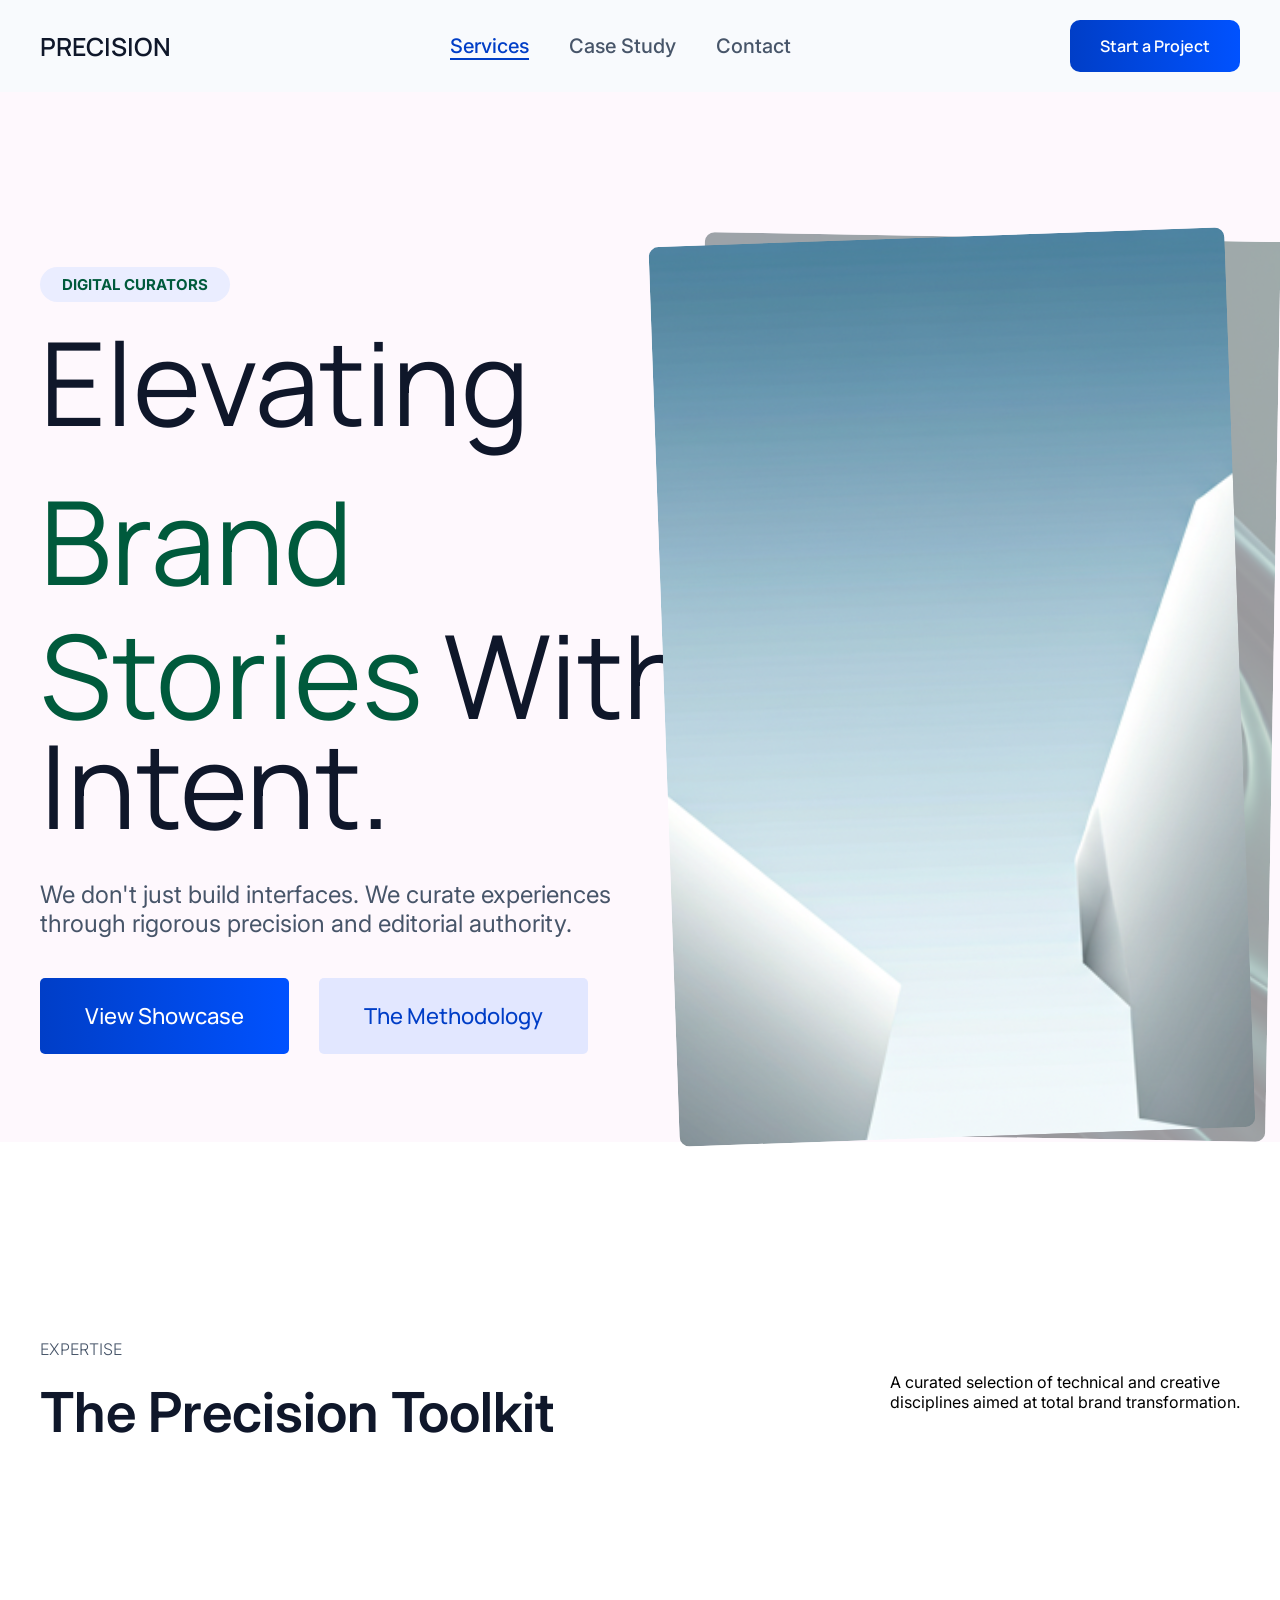
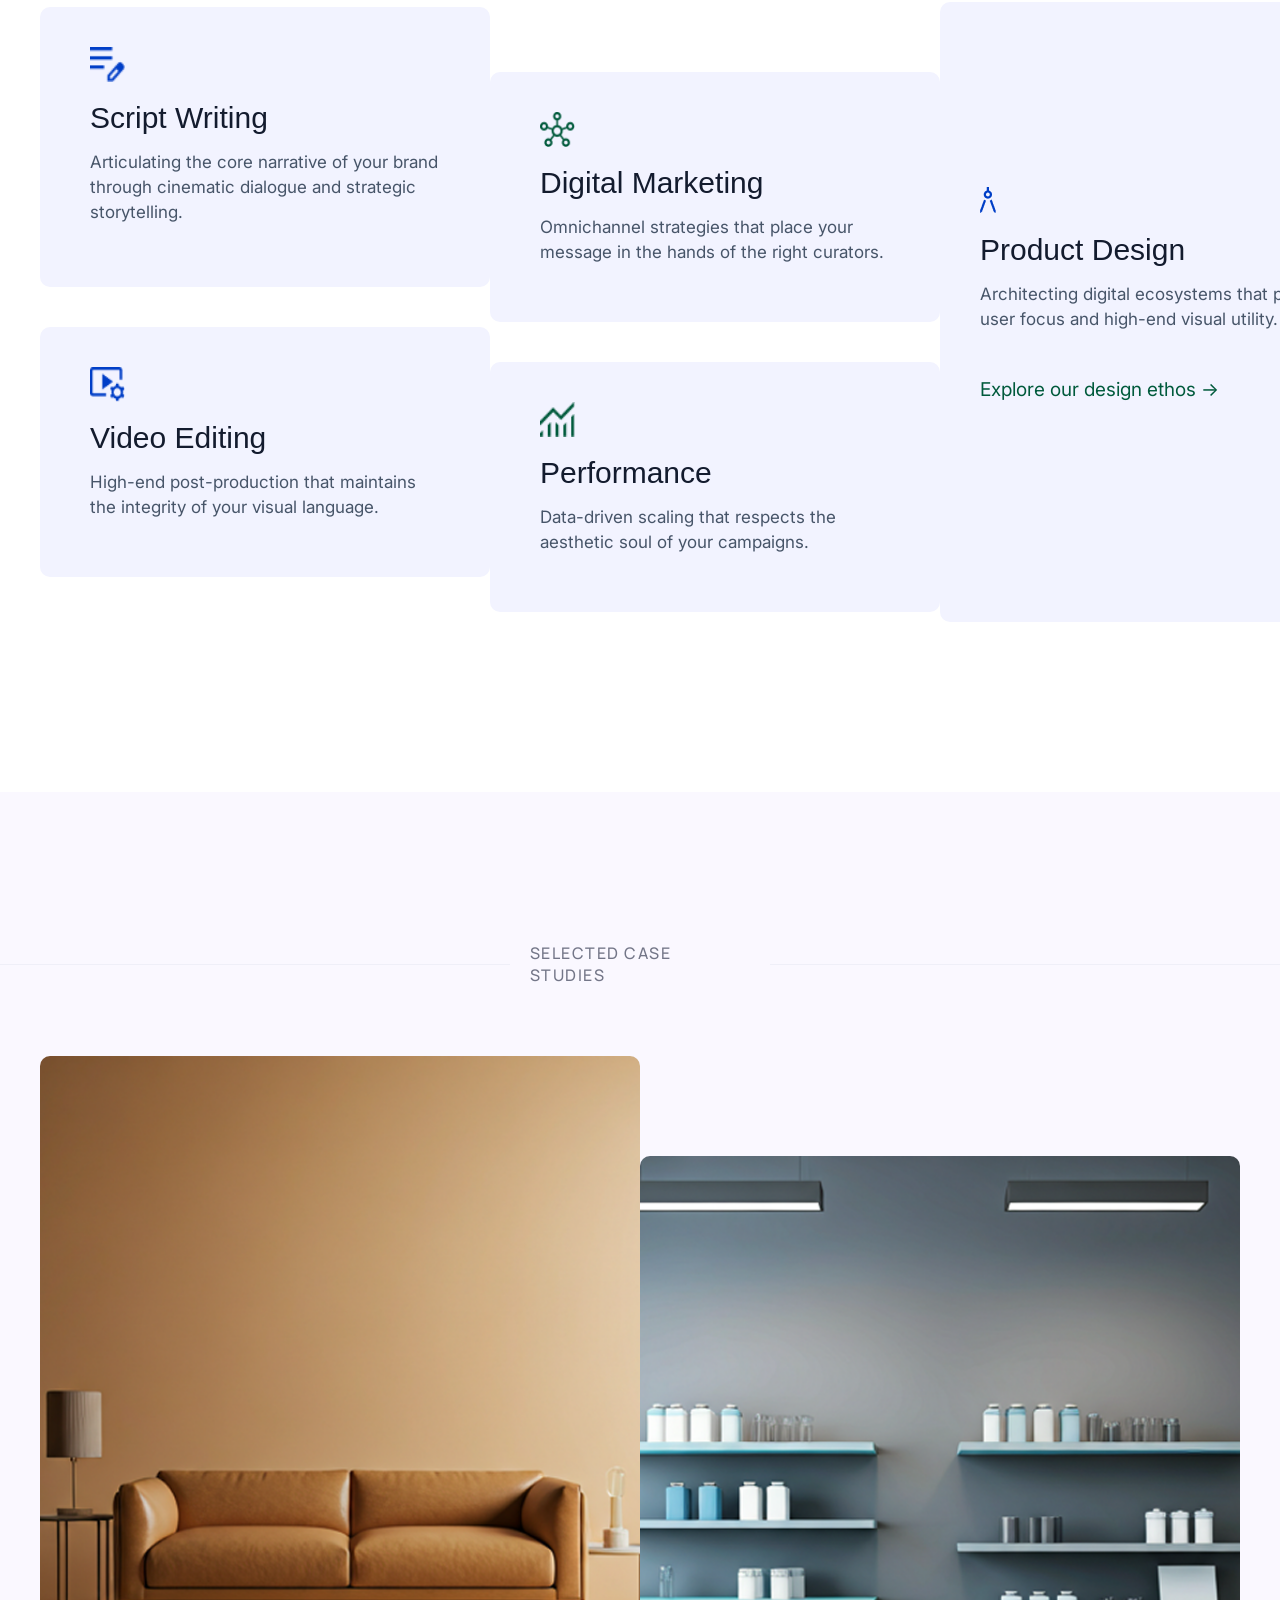
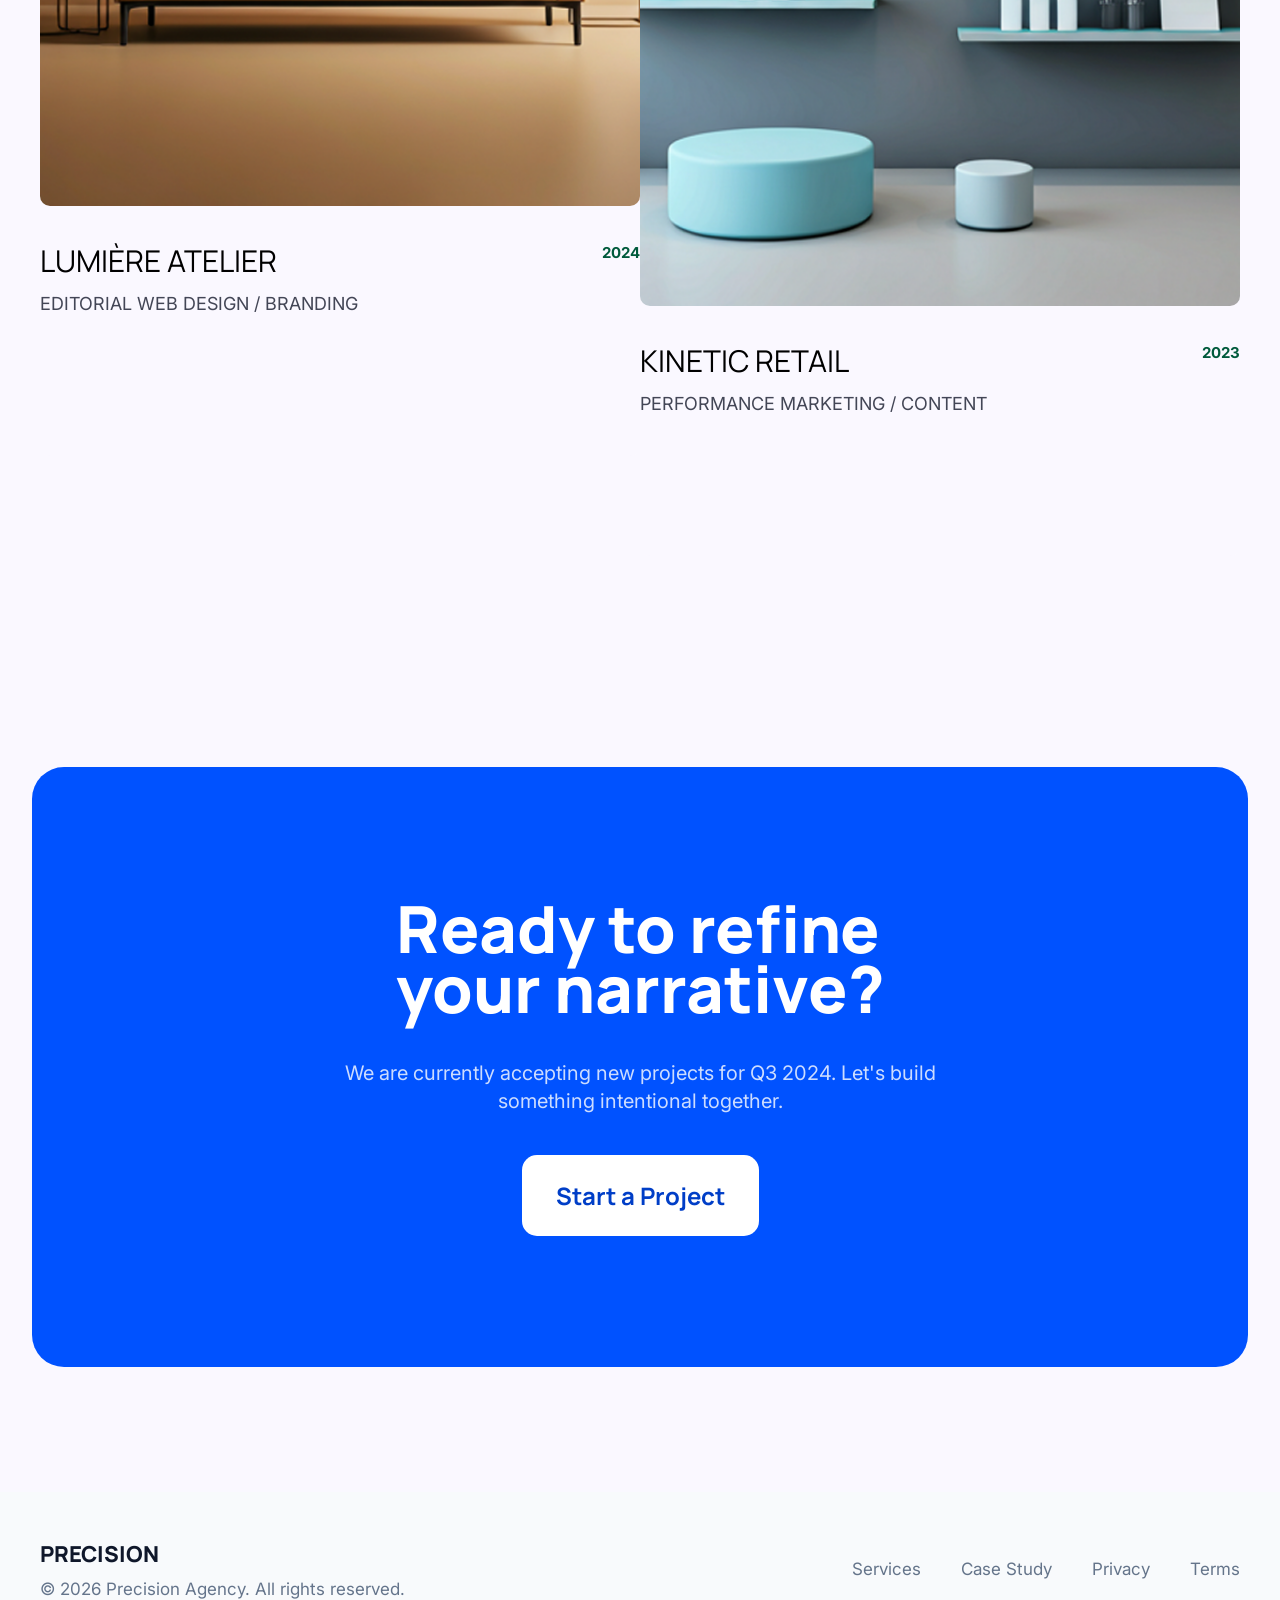
<file: index.html>
<!DOCTYPE html>
<html lang="en">

<head>
    <meta charset="UTF-8">
    <meta name="viewport" content="width=device-width, initial-scale=1.0">
    <link rel="stylesheet" href="style.css">
    <link rel="preconnect" href="https://fonts.googleapis.com">
    <link rel="preconnect" href="https://fonts.gstatic.com" crossorigin>
    <link
        href="https://fonts.googleapis.com/css2?family=Manrope:wght@200..800&family=Montserrat:ital,wght@0,100..900;1,100..900&display=swap"
        rel="stylesheet">
    <link rel="preconnect" href="https://fonts.googleapis.com">
    <link rel="preconnect" href="https://fonts.gstatic.com" crossorigin>
    <link
        href="https://fonts.googleapis.com/css2?family=Inter:ital,opsz,wght@0,14..32,100..900;1,14..32,100..900&family=Manrope:wght@200..800&family=Montserrat:ital,wght@0,100..900;1,100..900&display=swap"
        rel="stylesheet">

    <title>PRECISION</title>
</head>

<body>
    <div class="header">
        <div class="brand"><a href="index.html">PRECISION</a></div>
        <div class="nav">
            <a id="active" href="pages/service.html">Services</a>
            <a href="pages/caseStudy.html">Case Study</a>
            <a href="pages/contact.html">Contact</a>
        </div>
        <div class="start-btn"><button>Start a Project</button></div>
    </div>

    <div class="hero">
        <div class="textarea">
            <div class="capsule">DIGITAL CURATORS</div>
            <div class="text">Elevating</div>
            <div class="text" style="color: #005A3C;">Brand</div>
            <div class="text" style="line-height: 110px;"><span
                    style="color: #005A3C;margin-right: 20px;">Stories</span>With <span>Intent.</span></div>
            <p>We don't just build interfaces. We curate experiences <br> through rigorous precision and editorial
                authority.</p>
            <div class="but">
                <button class="view">View Showcase</button>
                <button class="meth">The Methodology</button>
            </div>

        </div>

        <div class="heroimage">
            <div class="herobackground"><img src="assets/homepage/back.png" alt=""></div>
            <img class="front" src="assets/homepage/front.png" alt="Hero Image">
        </div>
    </div>

    <div class="toolkit">
        <div class="texts">
            <div class="text-left">
                <div class="small">EXPERTISE</div>
                <div class="BIG">The Precision Toolkit</div>
            </div>
            <div class="text-right">A curated selection of technical and creative <br> disciplines aimed at total brand
                transformation.</div>
        </div>
        <div class="container">
            <div class="box-container">
                <div class="box" style="height: 280px;">
                    <img src="assets/homepage/icons/pencil.png" alt="pencil">
                    <h1>Script Writing</h1>
                    <p>Articulating the core narrative of your brand <br>through cinematic dialogue and strategic
                        <br>storytelling.
                    </p>

                </div>
                <div class="box">
                    <img src="assets/homepage/icons/video.png" alt="video">
                    <h1>Video Editing</h1>
                    <p>High-end post-production that maintains <br>the integrity of your visual language.</p>
                </div>
            </div>
            <div class="box-container" style="margin-top: 100px;">
                <div class="box">
                    <img src="assets/homepage/icons/star.png" alt="brush">
                    <h1>Digital Marketing</h1>
                    <p>Omnichannel strategies that place your<br>message in the hands of the right curators.</p>

                </div>
                <div class="box">
                    <img src="assets/homepage/icons/stock.png" alt="lightbulb">
                    <h1>Performance</h1>
                    <p>Data-driven scaling that respects the<br>aesthetic soul of your campaigns.</p>

                </div>
            </div>
            <div class="box-container">
                <div class="bigbox">
                    <div class="area">
                        <img src="assets/homepage/icons/compas.png" alt="compass">
                        <h1>Product Design</h1>
                        <p>Architecting digital ecosystems that prioritize<br>user focus and high-end visual utility.
                        </p>
                        <a href="#">Explore our design ethos →</a>
                    </div>
                </div>
            </div>
        </div>
    </div>

    <div class="casestudy-section">
        <div class="title">
            <div class="line"></div>
            <div class="text">SELECTED CASE STUDIES</div>
            <div class="line"></div>
        </div>

        <div class="casecontainer">
            <div class="casecard">
                <img src="assets/homepage/sofa.png" alt="sofa">
                <div class="info">
                    <h1>LUMIÈRE ATELIER</h1>
                    <p>2024</p>
                </div>
                <p class="cardtext">EDITORIAL WEB DESIGN / BRANDING</p>
            </div>
            <div class="casecard next">
                <img src="assets/homepage/shelf.png" alt="shelf">
                <div class="info">
                    <h1>KINETIC RETAIL</h1>
                    <p>2023</p>
                </div>
                <p class="cardtext">PERFORMANCE MARKETING / CONTENT</p>
            </div>
        </div>

    </div>

    <div class="project">
        <div class="box">
            <h1>Ready to refine <br>your narrative?</h1>
            <p>We are currently accepting new projects for Q3 2024. Let's build<br>something intentional together.</p>
            <button>Start a Project</button>
        </div>
    </div>

    <div class="footer">
        <div class="content">
            <div class="left">
                <div class="brand"><a href="#">PRECISION</a></div>
                <p>© 2026 Precision Agency. All rights reserved.</p>
            </div>
            <div class="right">
                <a href="pages/service.html">Services</a>
                <a href="pages/caseStudy.html">Case Study</a>
                <a href="index.html">Privacy</a>
                <a href="index.html">Terms</a>
            </div>
        </div>
    </div>

</body>

</html>
</file>
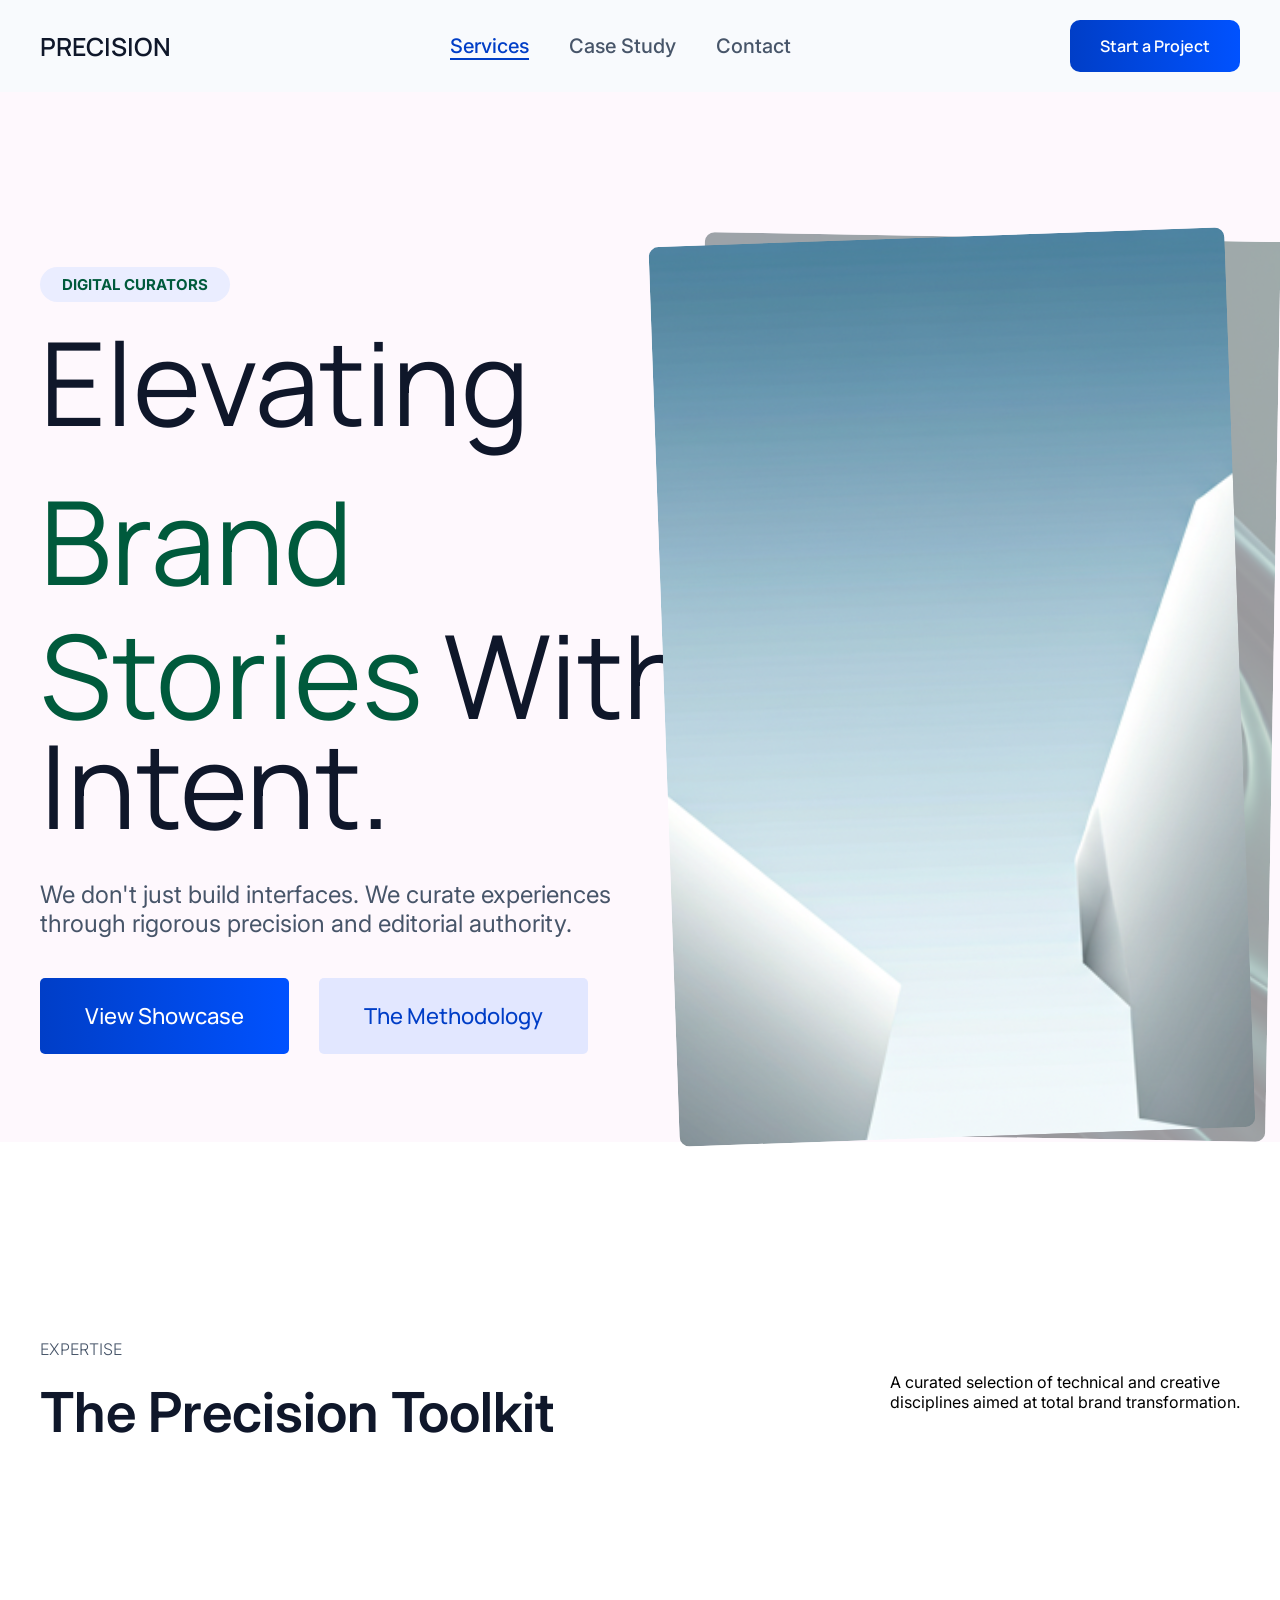
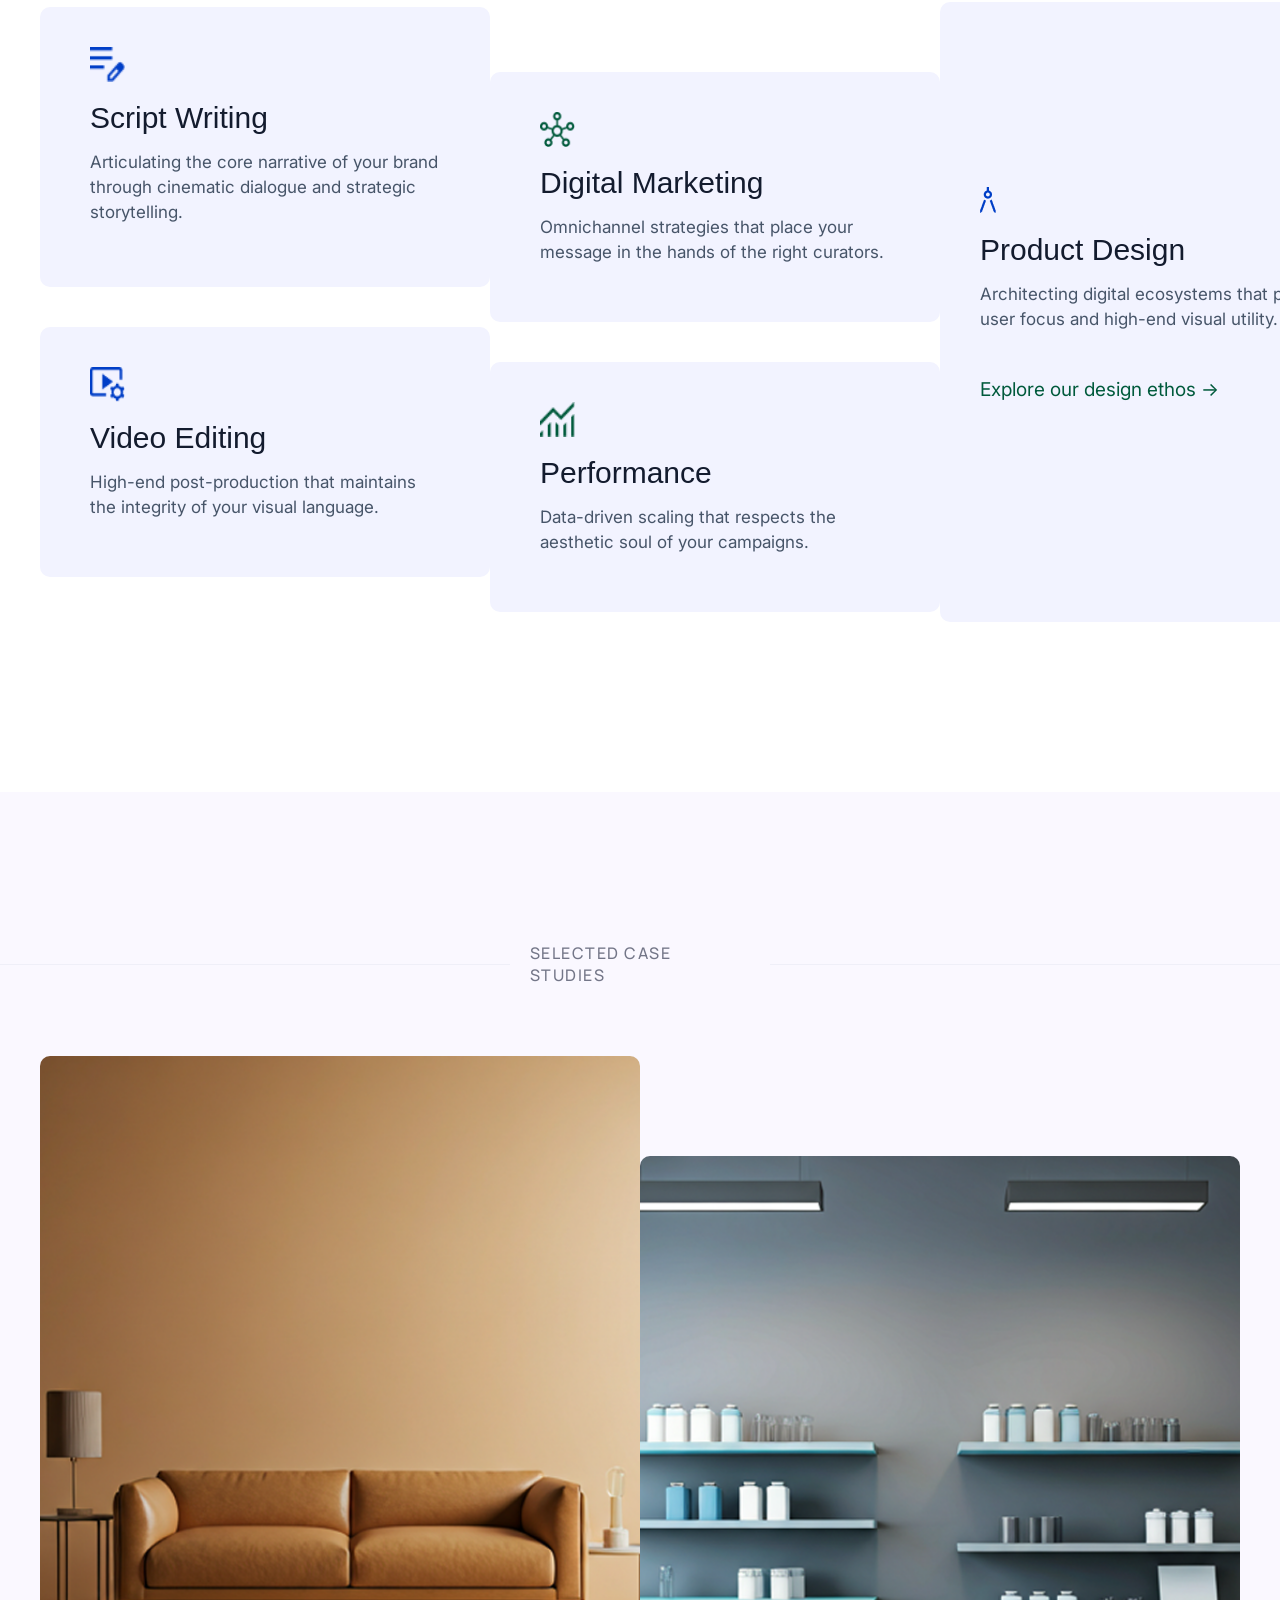
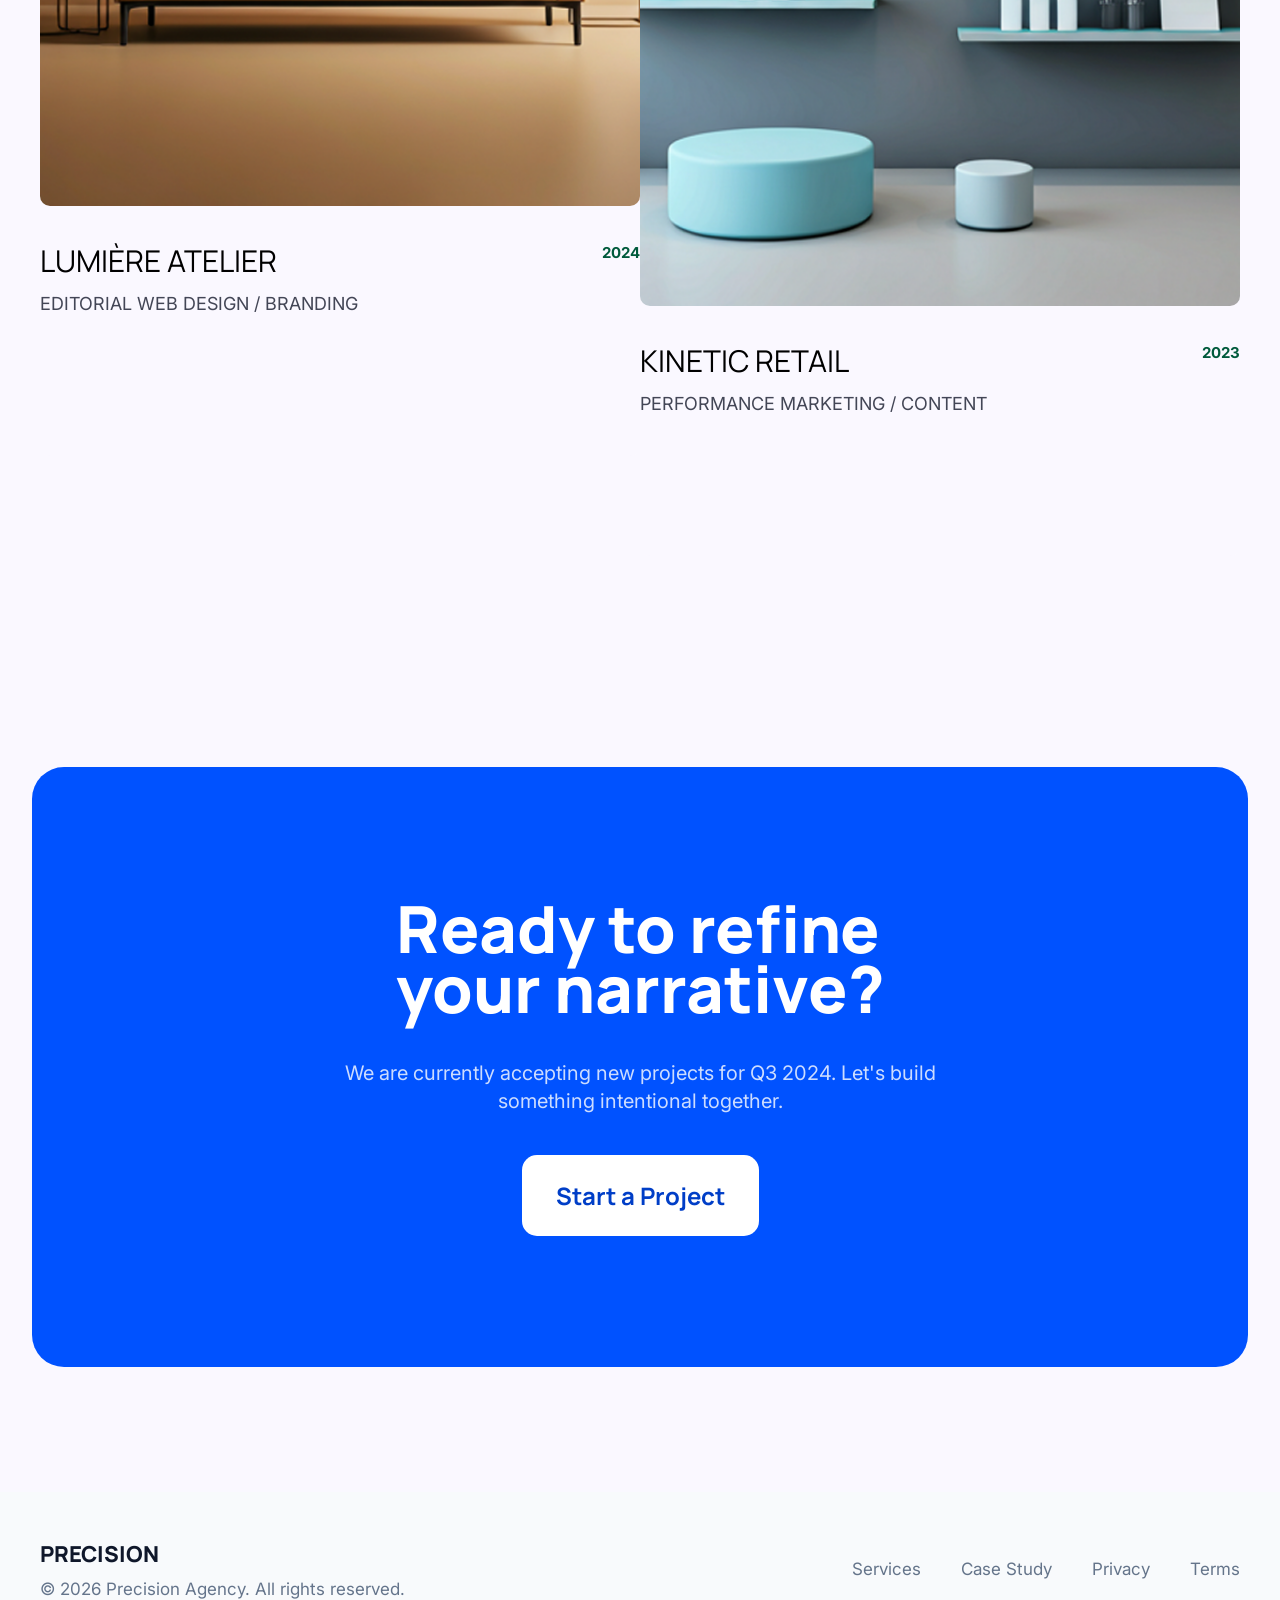
<file: home.html>
<!DOCTYPE html>
<html lang="en">

<head>
    <meta charset="UTF-8">
    <meta name="viewport" content="width=device-width, initial-scale=1.0">
    <link rel="stylesheet" href="style.css">
    <link rel="preconnect" href="https://fonts.googleapis.com">
    <link rel="preconnect" href="https://fonts.gstatic.com" crossorigin>
    <link
        href="https://fonts.googleapis.com/css2?family=Manrope:wght@200..800&family=Montserrat:ital,wght@0,100..900;1,100..900&display=swap"
        rel="stylesheet">
    <link rel="preconnect" href="https://fonts.googleapis.com">
    <link rel="preconnect" href="https://fonts.gstatic.com" crossorigin>
    <link
        href="https://fonts.googleapis.com/css2?family=Inter:ital,opsz,wght@0,14..32,100..900;1,14..32,100..900&family=Manrope:wght@200..800&family=Montserrat:ital,wght@0,100..900;1,100..900&display=swap"
        rel="stylesheet">

    <title>PRECISION</title>
</head>

<body>
    <div class="header">
        <div class="brand"><a href="home.html">PRECISION</a></div>
        <div class="nav">
            <a id="active" href="pages/service.html">Services</a>
            <a href="pages/caseStudy.html">Case Study</a>
            <a href="pages/contact.html">Contact</a>
        </div>
        <div class="start-btn"><button>Start a Project</button></div>
    </div>

    <div class="hero">
        <div class="textarea">
            <div class="capsule">DIGITAL CURATORS</div>
            <div class="text">Elevating</div>
            <div class="text" style="color: #005A3C;">Brand</div>
            <div class="text" style="line-height: 110px;"><span
                    style="color: #005A3C;margin-right: 20px;">Stories</span>With <span>Intent.</span></div>
            <p>We don't just build interfaces. We curate experiences <br> through rigorous precision and editorial
                authority.</p>
            <div class="but">
                <button class="view">View Showcase</button>
                <button class="meth">The Methodology</button>
            </div>

        </div>

        <div class="heroimage">
            <div class="herobackground"><img src="assets/homepage/back.png" alt=""></div>
            <img class="front" src="assets/homepage/front.png" alt="Hero Image">
        </div>
    </div>

    <div class="toolkit">
        <div class="texts">
            <div class="text-left">
                <div class="small">EXPERTISE</div>
                <div class="BIG">The Precision Toolkit</div>
            </div>
            <div class="text-right">A curated selection of technical and creative <br> disciplines aimed at total brand
                transformation.</div>
        </div>
        <div class="container">
            <div class="box-container">
                <div class="box" style="height: 280px;">
                    <img src="assets/homepage/icons/pencil.png" alt="pencil">
                    <h1>Script Writing</h1>
                    <p>Articulating the core narrative of your brand <br>through cinematic dialogue and strategic
                        <br>storytelling.
                    </p>

                </div>
                <div class="box">
                    <img src="assets/homepage/icons/video.png" alt="video">
                    <h1>Video Editing</h1>
                    <p>High-end post-production that maintains <br>the integrity of your visual language.</p>
                </div>
            </div>
            <div class="box-container" style="margin-top: 100px;">
                <div class="box">
                    <img src="assets/homepage/icons/star.png" alt="brush">
                    <h1>Digital Marketing</h1>
                    <p>Omnichannel strategies that place your<br>message in the hands of the right curators.</p>

                </div>
                <div class="box">
                    <img src="assets/homepage/icons/stock.png" alt="lightbulb">
                    <h1>Performance</h1>
                    <p>Data-driven scaling that respects the<br>aesthetic soul of your campaigns.</p>

                </div>
            </div>
            <div class="box-container">
                <div class="bigbox">
                    <div class="area">
                        <img src="assets/homepage/icons/compas.png" alt="compass">
                        <h1>Product Design</h1>
                        <p>Architecting digital ecosystems that prioritize<br>user focus and high-end visual utility.
                        </p>
                        <a href="#">Explore our design ethos →</a>
                    </div>
                </div>
            </div>
        </div>
    </div>

    <div class="casestudy-section">
        <div class="title">
            <div class="line"></div>
            <div class="text">SELECTED CASE STUDIES</div>
            <div class="line"></div>
        </div>

        <div class="casecontainer">
            <div class="casecard">
                <img src="assets/homepage/sofa.png" alt="sofa">
                <div class="info">
                    <h1>LUMIÈRE ATELIER</h1>
                    <p>2024</p>
                </div>
                <p class="cardtext">EDITORIAL WEB DESIGN / BRANDING</p>
            </div>
            <div class="casecard next">
                <img src="assets/homepage/shelf.png" alt="shelf">
                <div class="info">
                    <h1>KINETIC RETAIL</h1>
                    <p>2023</p>
                </div>
                <p class="cardtext">PERFORMANCE MARKETING / CONTENT</p>
            </div>
        </div>

    </div>

    <div class="project">
        <div class="box">
            <h1>Ready to refine <br>your narrative?</h1>
            <p>We are currently accepting new projects for Q3 2024. Let's build<br>something intentional together.</p>
            <button>Start a Project</button>
        </div>
    </div>

    <div class="footer">
        <div class="content">
            <div class="left">
                <div class="brand"><a href="#">PRECISION</a></div>
                <p>© 2026 Precision Agency. All rights reserved.</p>
            </div>
            <div class="right">
                <a href="/pages/service.html">Services</a>
                <a href="/pages/caseStudy.html">Case Study</a>
                <a href="#">Privacy</a>
                <a href="#">Terms</a>
            </div>
        </div>
    </div>

</body>

</html>
</file>
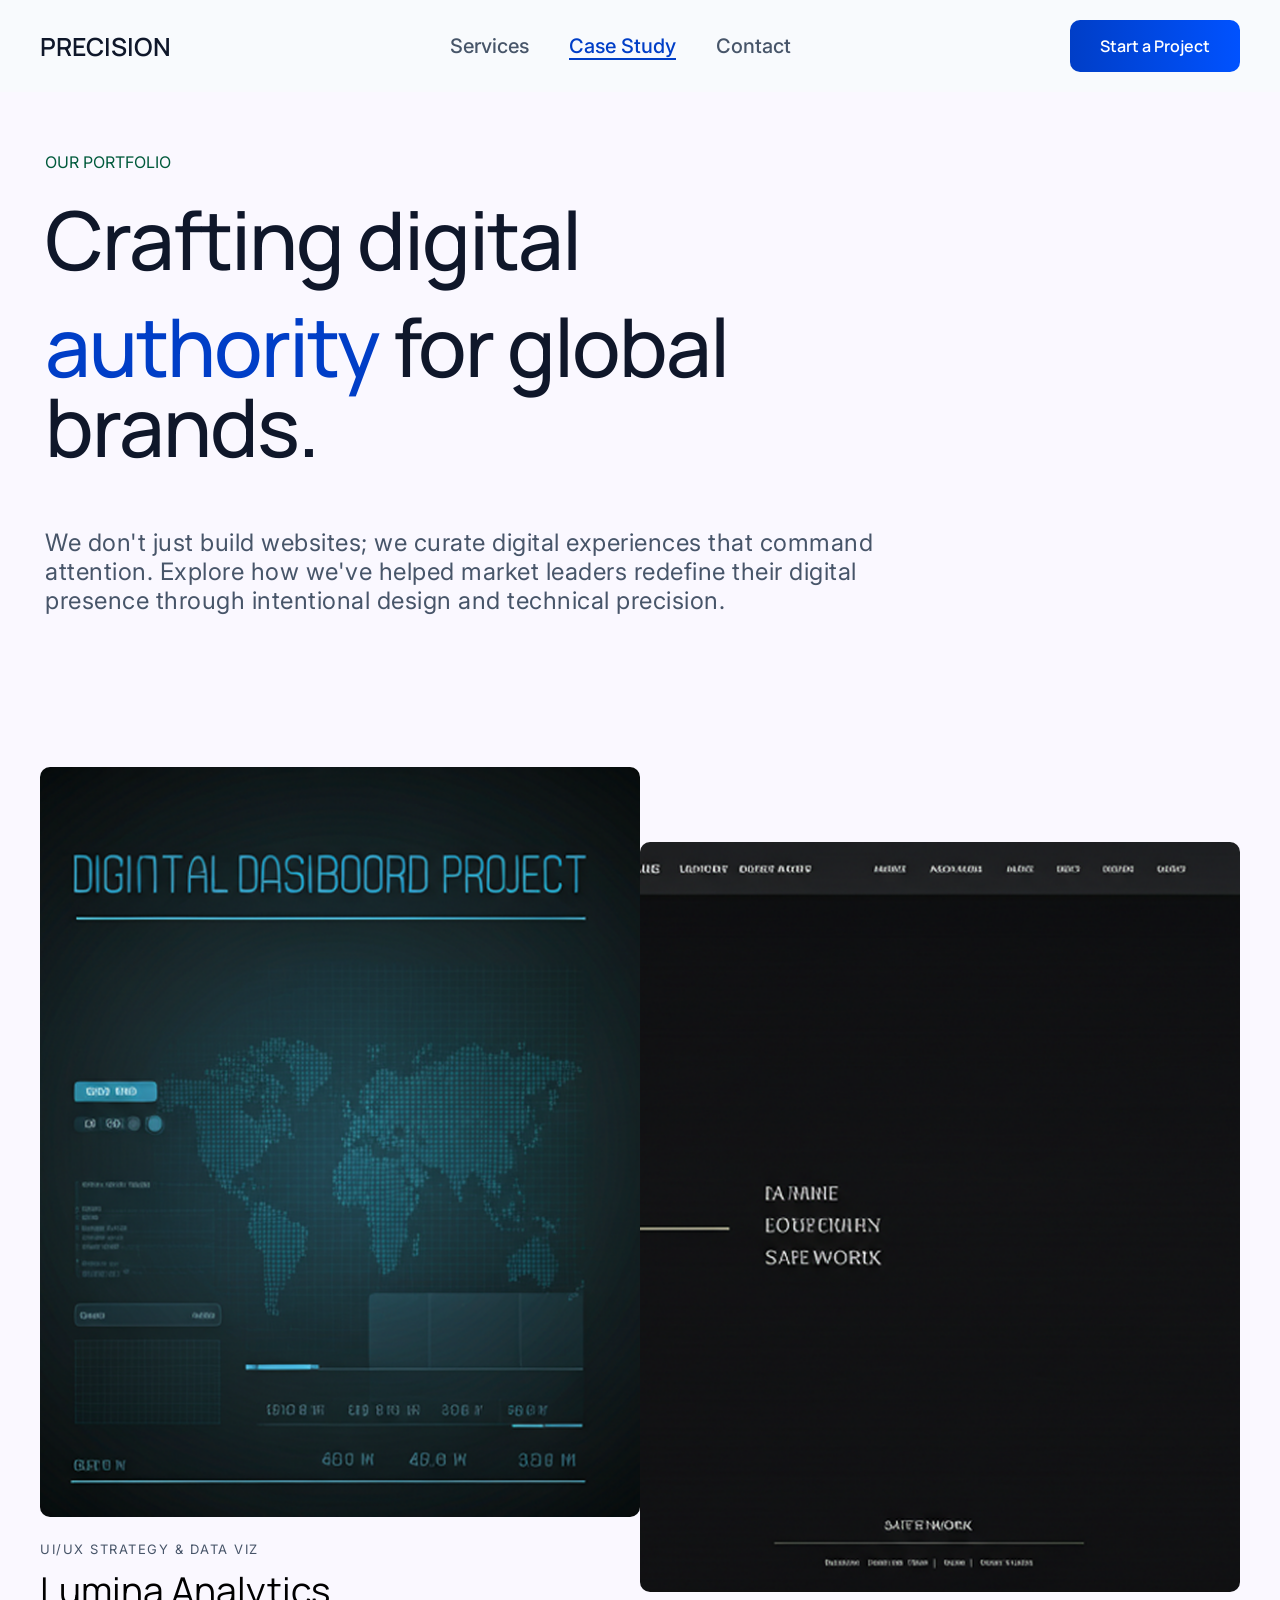
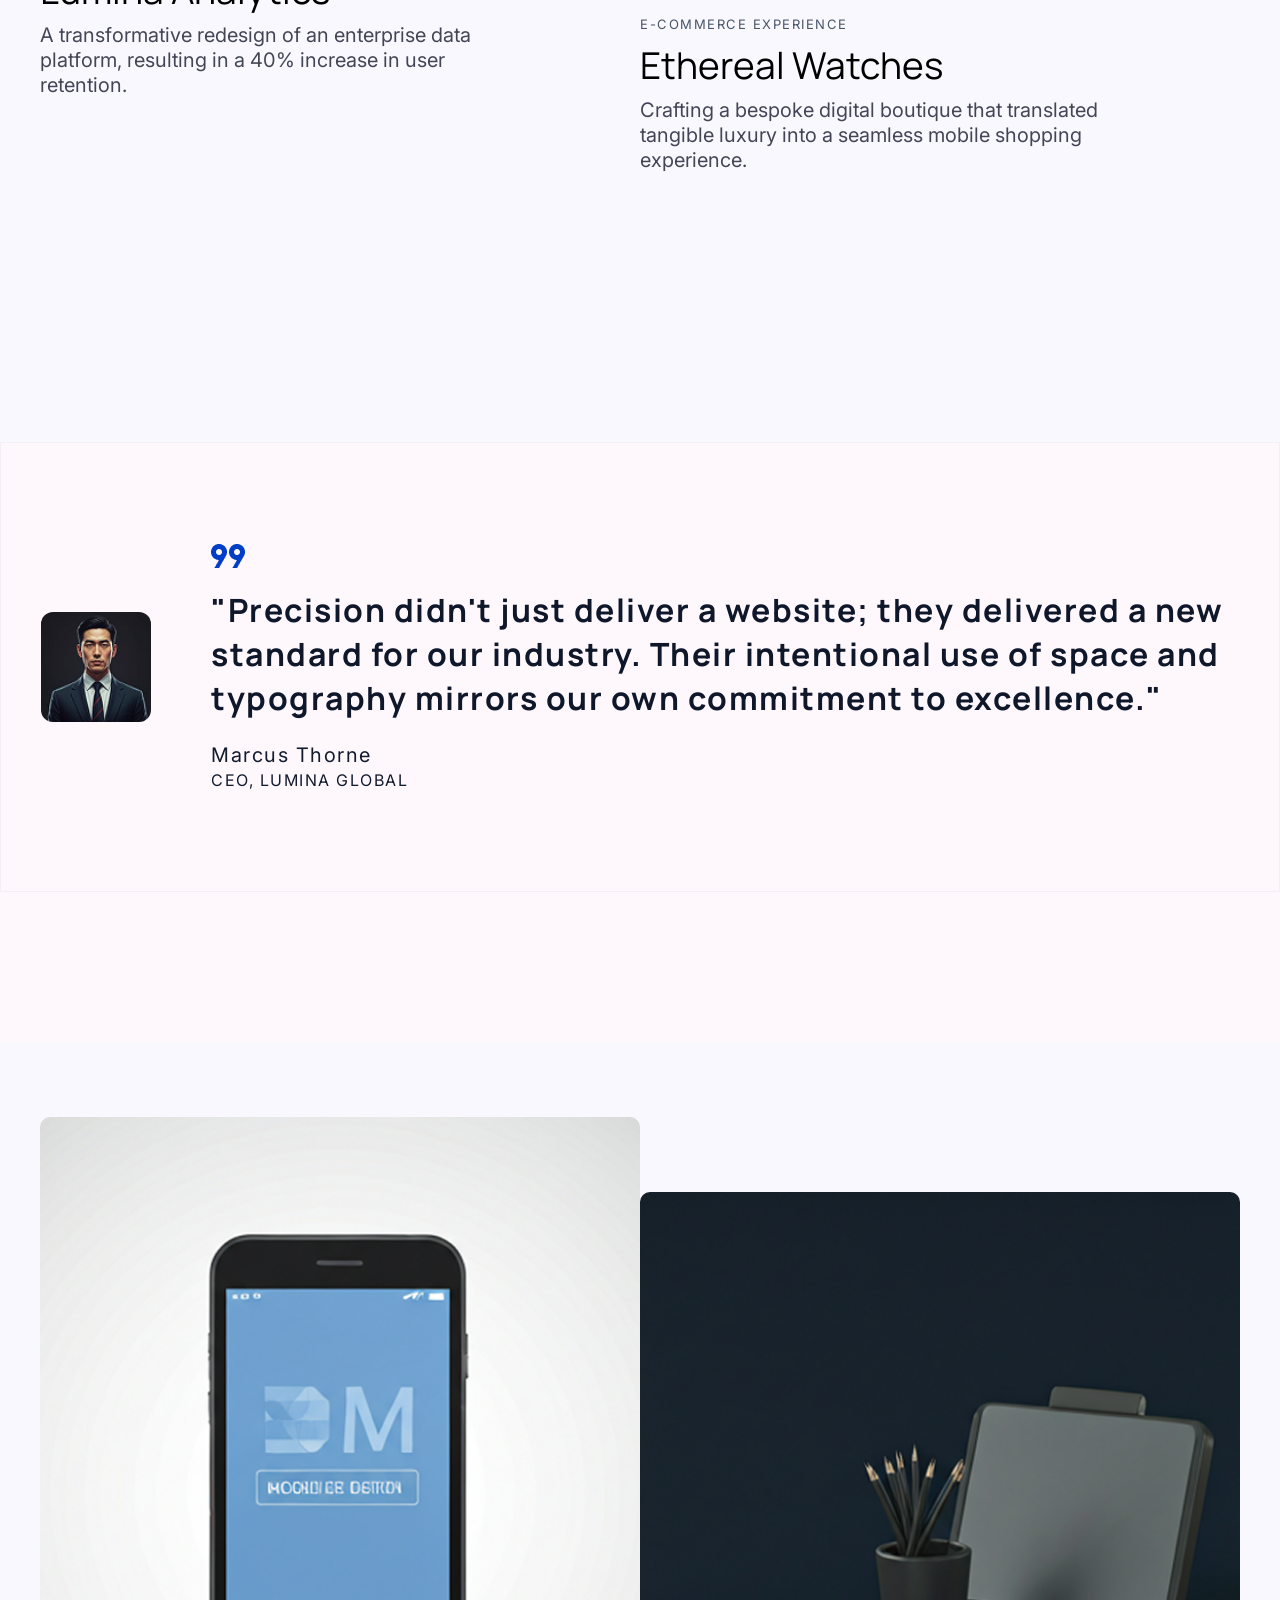
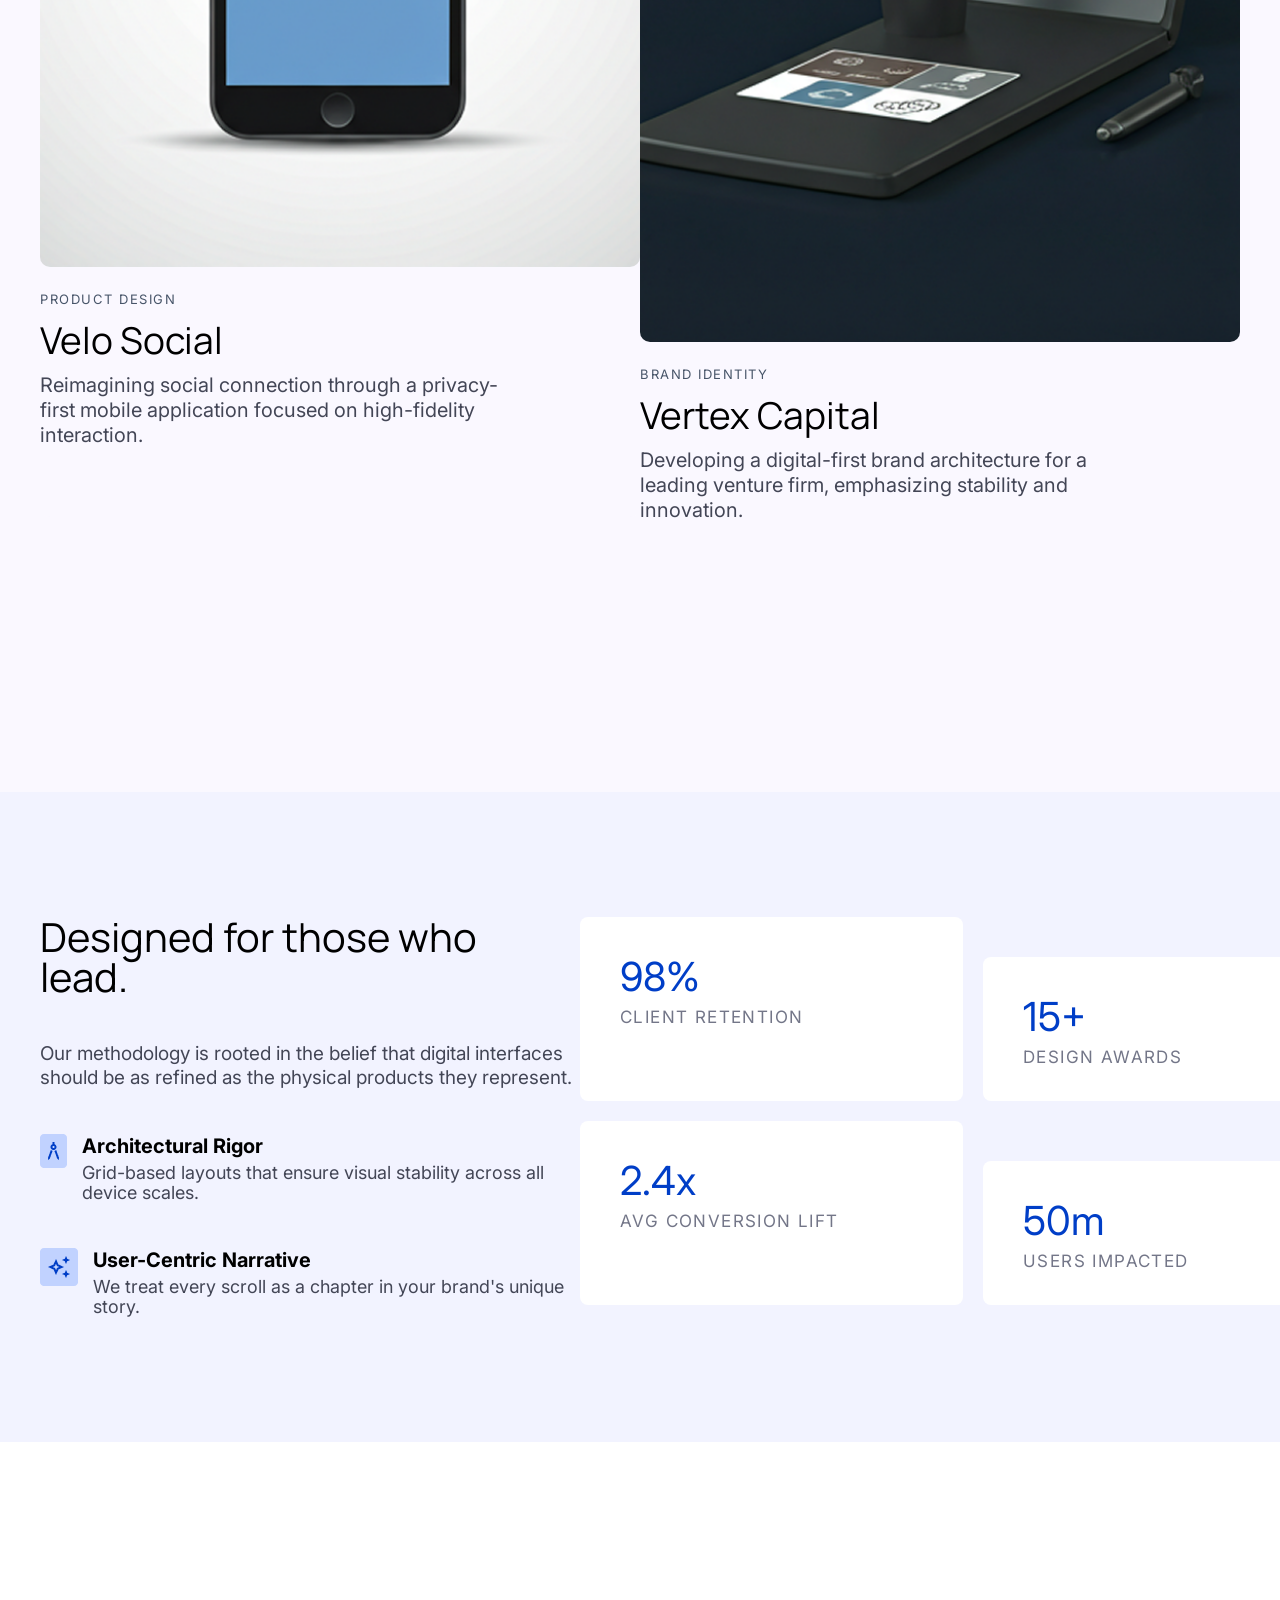
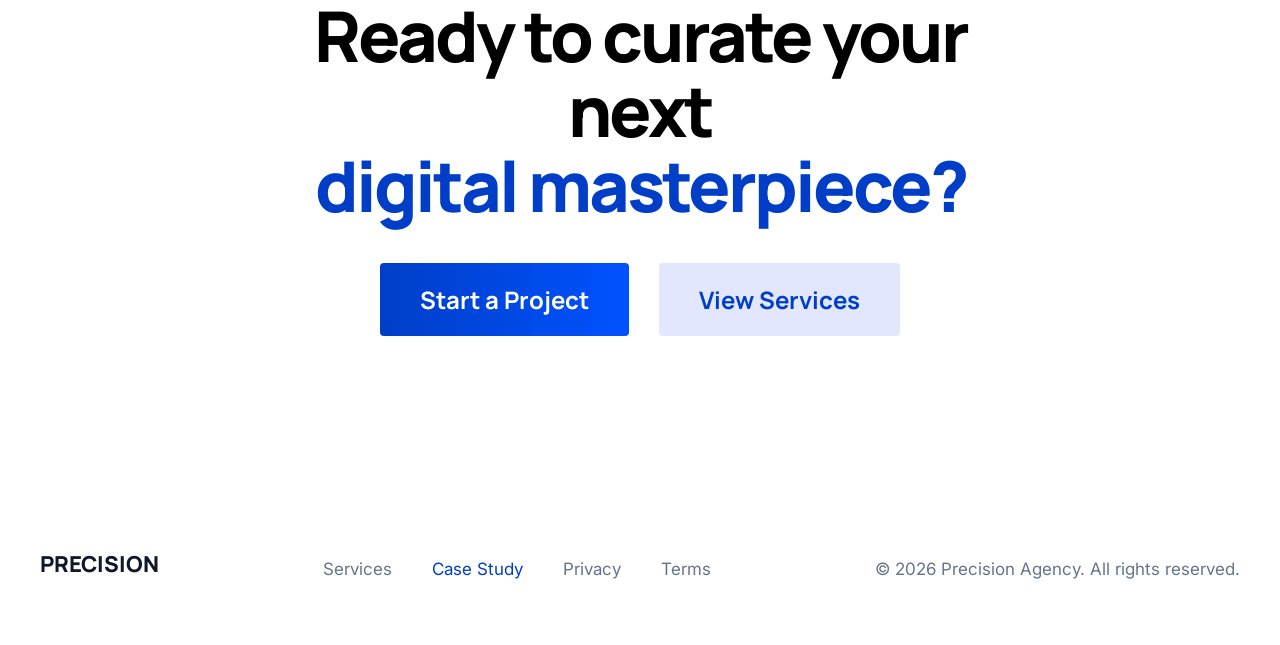
<file: pages/caseStudy.html>
<!DOCTYPE html>
<html lang="en">

<head>
    <meta charset="UTF-8">
    <meta name="viewport" content="width=device-width, initial-scale=1.0">
    <link rel="stylesheet" href="../style.css">
    <link rel="preconnect" href="https://fonts.googleapis.com">
    <link rel="preconnect" href="https://fonts.gstatic.com" crossorigin>
    <link
        href="https://fonts.googleapis.com/css2?family=Manrope:wght@200..800&family=Montserrat:ital,wght@0,100..900;1,100..900&display=swap"
        rel="stylesheet">
    <link rel="preconnect" href="https://fonts.googleapis.com">
    <link rel="preconnect" href="https://fonts.gstatic.com" crossorigin>
    <link
        href="https://fonts.googleapis.com/css2?family=Inter:ital,opsz,wght@0,14..32,100..900;1,14..32,100..900&family=Manrope:wght@200..800&family=Montserrat:ital,wght@0,100..900;1,100..900&display=swap"
        rel="stylesheet">
        <link rel="stylesheet" href="caseStudy.css">

    <title>PRECISION</title>
</head>

<body class="casestudy">

    <div class="header">
        <div class="brand"><a href="../index.html">PRECISION</a></div>
        <div class="nav">
            <a href="service.html">Services</a>
            <a id="active" href="caseStudy.html">Case Study</a>
            <a href="contact.html">Contact</a>
        </div>
        <div class="start-btn"><button>Start a Project</button></div>
    </div>

    <div class="textarea">
        <p>OUR PORTFOLIO</p>
        <div class="text">Crafting digital</div>
        <div class="text" style="line-height: 80px;"><span style="color: #003EC7; ">authority</span> for
            global<br>brands.</div>
        <div class="para">We don't just build websites; we curate digital experiences that command<br>attention. Explore
            how we've helped market leaders redefine their digital<br>presence through intentional design and technical
            precision.</div>
    </div>

    <div class="casestudy-section">

        <div class="casecontainer">
            <div class="casecard">
                <img src="../assets/case studies/Digital Dashboard Project.png" alt="digital">
                <div class="texts">
                    <div class="small">UI/UX STRATEGY & DATA VIZ</div>
                    <div class="info">
                        <h1>Lumina Analytics</h1>
                    </div>
                    <p class="cardtext">A transformative redesign of an enterprise data<br>platform, resulting in a 40%
                        increase in user<br>retention.</p>
                </div>
            </div>
            <div class="casecard next">
                <img src="../assets/case studies/Luxury Brand Website.png" alt="brand">
                <div class="texts">
                    <div class="small">E-COMMERCE EXPERIENCE</div>
                    <div class="info">
                        <h1>Ethereal Watches</h1>
                    </div>
                    <p class="cardtext">Crafting a bespoke digital boutique that translated<br>tangible luxury into a
                        seamless mobile shopping<br>experience.</p>
                </div>
            </div>


        </div>

    </div>

    <div class="testimonial">
        <div class="content">
            <div class="photo"><img src="../assets/case studies/Client Portrait.png" alt="portraite"></div>
            <div class="text">
                <div class="top"><img src="../assets/case studies/quotes.png" alt="quotes"></div>
                <div class="mid">"Precision didn't just deliver a website; they delivered a new<br>standard for our
                    industry. Their intentional use of space and<br>typography mirrors our own commitment to
                    excellence."</div>
                <div class="bottom"><span style="font-size: 20px;line-height: 30px;">Marcus Thorne</span> <br>CEO,
                    LUMINA GLOBAL</div>
            </div>
        </div>
    </div>

    <div class="casestudy-section next">

        <div class="casecontainer">
            <div class="casecard">
                <img src="../assets/case studies/Mobile App Design.png" alt="digital">
                <div class="texts">
                    <div class="small">PRODUCT DESIGN</div>
                    <div class="info">
                        <h1>Velo Social</h1>
                    </div>
                    <p class="cardtext">Reimagining social connection through a privacy-<br>first mobile application
                        focused on high-fidelity<br>interaction.</p>
                </div>
            </div>
            <div class="casecard next">
                <img src="../assets/case studies/Corporate Identity.png" alt="brand">
                <div class="texts">
                    <div class="small">BRAND IDENTITY</div>
                    <div class="info">
                        <h1>Vertex Capital</h1>
                    </div>
                    <p class="cardtext">Developing a digital-first brand architecture for a<br>leading venture firm,
                        emphasizing stability and<br>innovation.</p>
                </div>
            </div>

        </div>

    </div>

    <div class="banner">
        <div class="texts">
            <div class="first">Designed for those who<br>lead.</div>
            <div class="second">Our methodology is rooted in the belief that digital interfaces<br>should be as refined
                as the physical products they represent.</div>
            <div class="third">
                <div class="icon"><img src="../assets/homepage/icons/compus case.png" alt="compass"></div>
                <div class="words">
                    <div class="heading">Architectural Rigor</div>
                    <div class="desc">Grid-based layouts that ensure visual stability across all<br>device scales.</div>
                </div>
            </div>
            <div class="fourth">
                <div class="icon"><img src="../assets/homepage/icons/star case.png" alt="star"></div>
                <div class="words">
                    <div class="heading">User-Centric Narrative</div>
                    <div class="desc">We treat every scroll as a chapter in your brand's unique<br>story.</div>
                </div>
            </div>
        </div>

        <div class="boxes">
            <div class="box">
                <div class="int">98%</div>
                <div class="des">CLIENT RETENTION</div>
            </div>
            <div class="box2">
                <div class="int">15+</div>
                <div class="des">DESIGN AWARDS</div>
            </div>
            <div class="box">
                <div class="int">2.4x</div>
                <div class="des">AVG CONVERSION LIFT</div>
            </div>
            <div class="box4">
                <div class="int">50m</div>
                <div class="des">USERS IMPACTED</div>
            </div>
        </div>
    </div>

    <div class="project2">
        <div class="box">
            <h1>Ready to curate your next
                <br><span style="color: #003EC7;">digital masterpiece?</span>
            </h1>
            <div class="but">
                <button>Start a Project</button>
                <button class="test">View Services</button>
            </div>
        </div>
    </div>

    <div class="footer2">
        <div class="content">
            <div class="left">
                <div class="brand"><a href="#">PRECISION</a></div>
            </div>
            <div class="middle">
                <a href="service.html">Services</a>
                <a style="color: #003EC7;" href="caseStudy.html">Case Study</a>
                <a href="../index.html">Privacy</a>
                <a href="../index.html">Terms</a>
            </div>
            <div class="right">
                <p>© 2026 Precision Agency. All rights reserved.</p>
            </div>
        </div>
    </div>
</body>

</html>
</file>
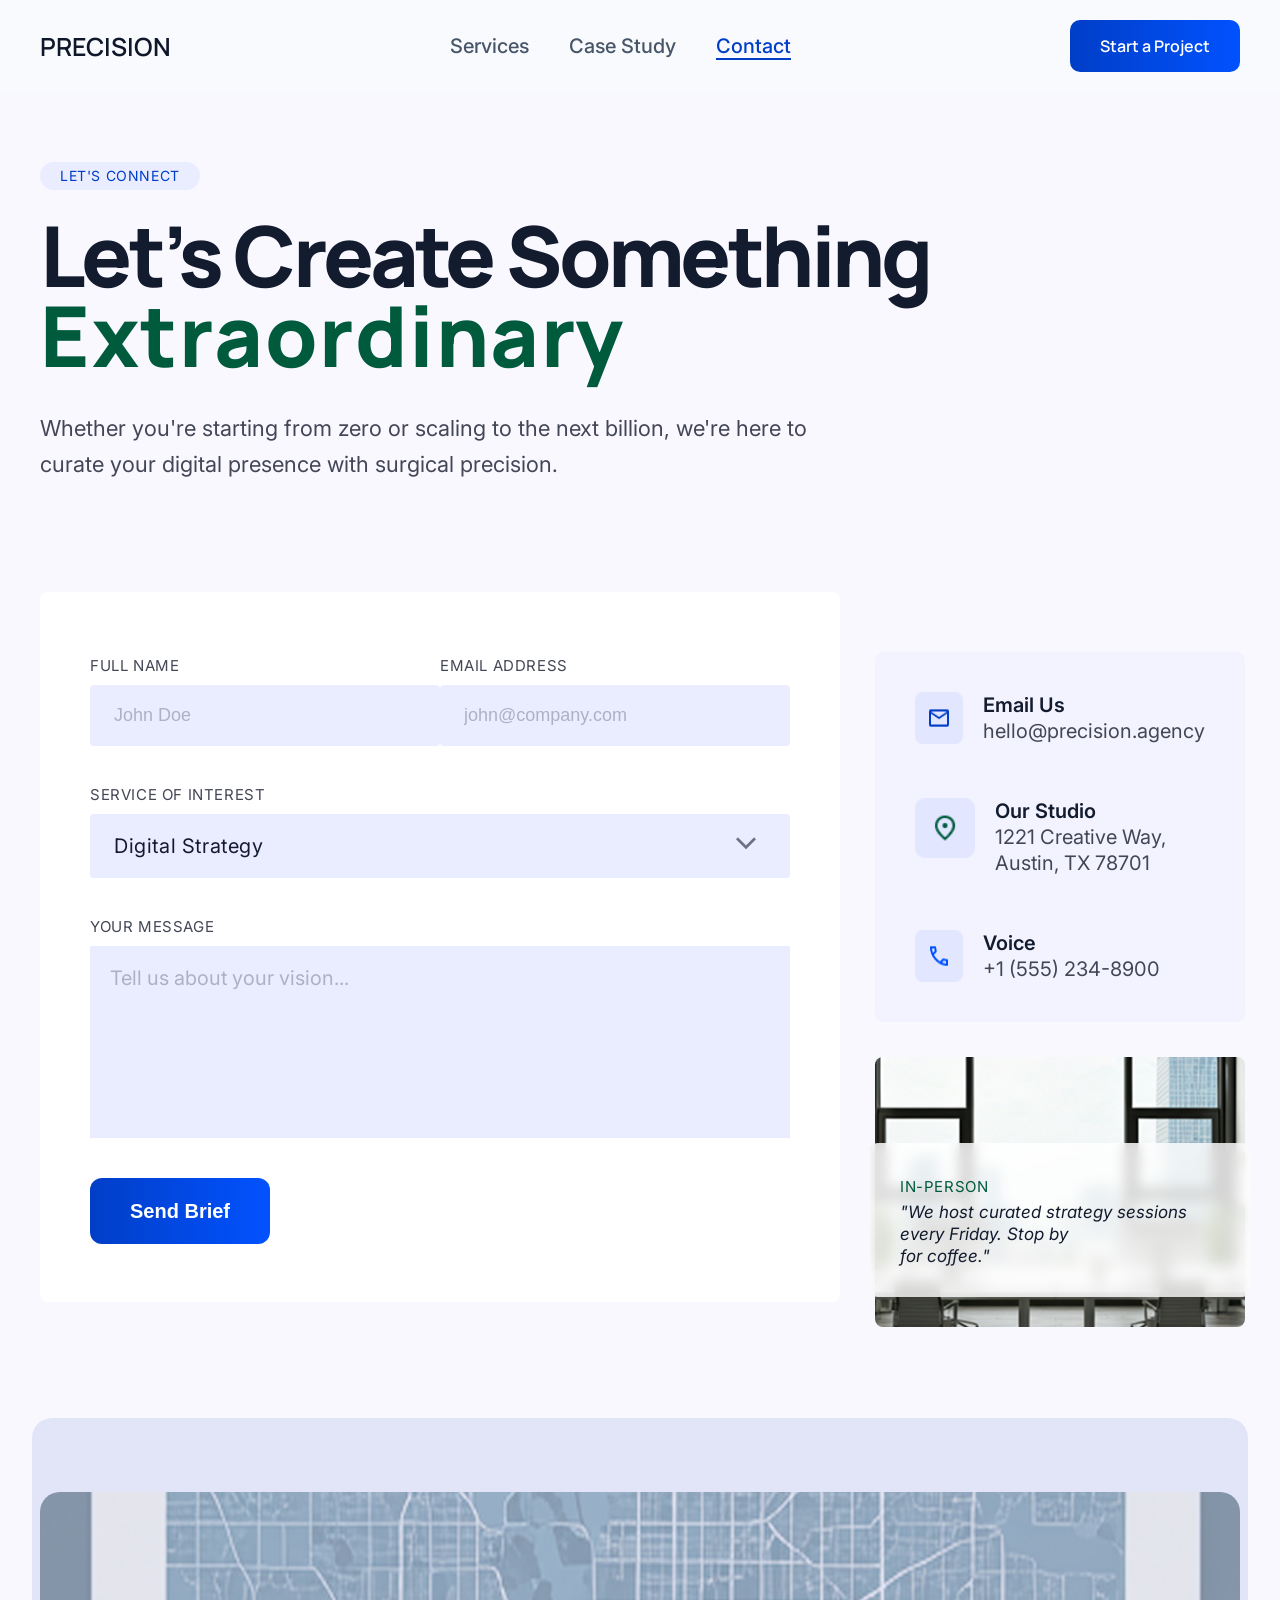
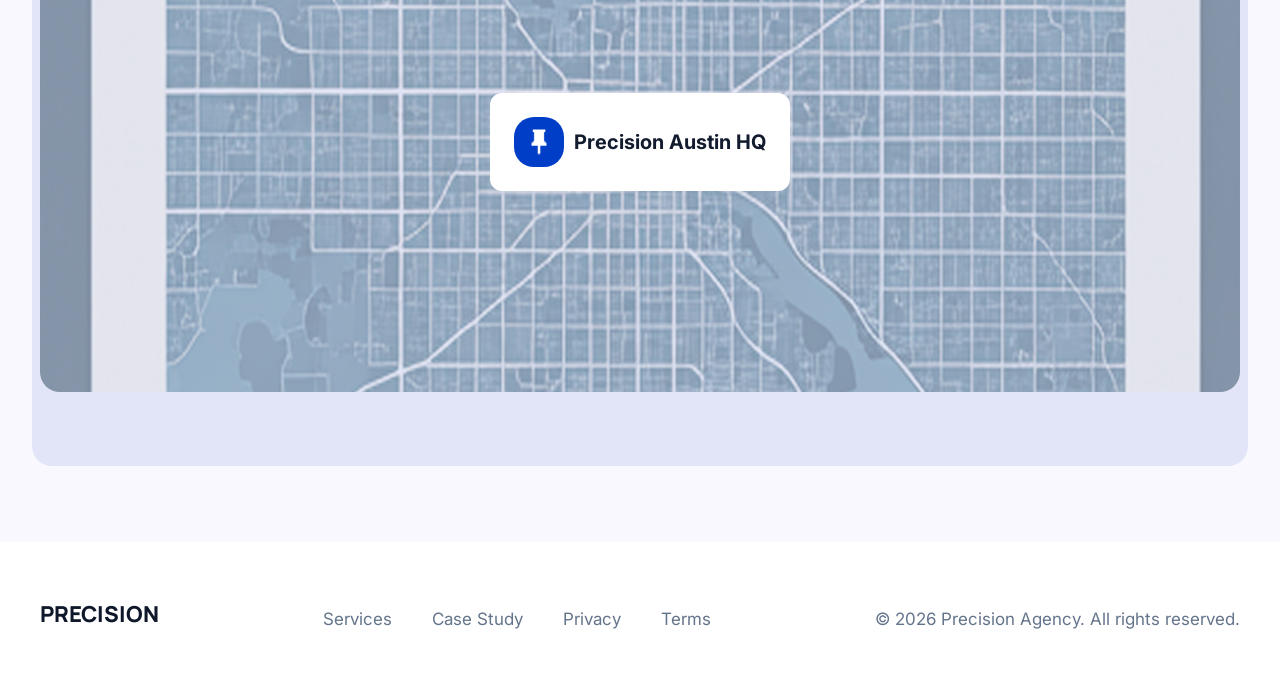
<file: pages/contact.html>
<!DOCTYPE html>
<html lang="en">
<head>
    <meta charset="UTF-8">
    <meta name="viewport" content="width=device-width, initial-scale=1.0">
    <link rel="stylesheet" href="../style.css">
    <link rel="preconnect" href="https://fonts.googleapis.com">
    <link rel="preconnect" href="https://fonts.gstatic.com" crossorigin>
    <link
        href="https://fonts.googleapis.com/css2?family=Manrope:wght@200..800&family=Montserrat:ital,wght@0,100..900;1,100..900&display=swap"
        rel="stylesheet">
    <link rel="preconnect" href="https://fonts.googleapis.com">
    <link rel="preconnect" href="https://fonts.gstatic.com" crossorigin>
    <link
        href="https://fonts.googleapis.com/css2?family=Inter:ital,opsz,wght@0,14..32,100..900;1,14..32,100..900&family=Manrope:wght@200..800&family=Montserrat:ital,wght@0,100..900;1,100..900&display=swap"
        rel="stylesheet">

        <link rel="stylesheet" href="https://fonts.googleapis.com/css2?family=Material+Symbols+Outlined:opsz,wght,FILL,GRAD@24,400,0,0&icon_names=stat_minus_1" />
    <link rel="stylesheet" href="contact.css">
    <title>PRECISION</title>
</head>
<body class="contact">

    <div class="header">
        <div class="brand"><a href="../index.html">PRECISION</a></div>
        <div class="nav">
            <a href="service.html">Services</a>
            <a href="caseStudy.html">Case Study</a>
            <a id="active" href="contact.html">Contact</a>
        </div>
        <div class="start-btn"><button>Start a Project</button></div>
    </div>

    <div class="textpart">
        <div class="big">
            <div class="capsule">LET'S CONNECT</div>
            <h1>Let’s Create Something<span style="color: #005a3c; letter-spacing: 1.5px;"><br>Extraordinary</span></h1>
        </div>
        <div class="small">Whether you're starting from zero or scaling to the next billion, we're here to<br>curate your digital presence with surgical precision.</div>
    </div>

    <div class="form-section">
        <div class="form">
            <div class="top">
                <div class="name">
                    <p>FULL NAME</p>
                    <input type="text" placeholder="John Doe">
                </div>
                <div class="email">
                    <p>EMAIL ADDRESS</p>
                    <input type="email" placeholder="john@company.com">
                </div>
            </div>
            <div class="middle">
                <p>SERVICE OF INTEREST</p>
                <div class="dropdown">
                    <p>Digital Strategy</p>
                    <div class="i"><span class="material-symbols-outlined">
                        stat_minus_1
                        </span></div>
                </div>
            </div>
            <div class="bottom">
                <div class="textarea" >
                    <p>YOUR MESSAGE</p>
                    <textarea name="" id="" placeholder="Tell us about your vision..."></textarea>
                </div>
            </div>
            <div class="but"><button>Send Brief</button></div>
        </div>
        <div class="detail">
            <div class="content-container">
                <div class="content">
                    <img src="../assets/contact/icon/email.png" alt="">
                    <div class="context">
                        <h1>Email Us</h1>
                        <p>hello@precision.agency</p>
                    </div>
                </div>
                <div class="content">
                    <img class="map" src="../assets/contact/icon/location.png" alt="">
                    <div class="context">
                        <h1>Our Studio</h1>
                        <p>1221 Creative Way,<br>Austin, TX 78701</p>
                    </div>
                </div>
                <div class="content">
                    <img src="../assets/contact/icon/call.png" alt="">
                    <div class="context">
                        <h1>Voice</h1>
                        <p>+1 (555) 234-8900</p>
                    </div>
                </div>
            </div>
        </div>
        <div class="image">
            <div class="imagetop">
            <div class="uptext">IN-PERSON</div>
            <div class="downtext">"We host curated strategy sessions every Friday. Stop by<br>for coffee."</div>
        </div>
            <img src="../assets/contact/window.png" alt="window"></div>
    </div>

    <div class="botimage">
        <div class="imagetop">
            <div class="logo"><img src="../assets/contact/icon/pin.png" alt=""></div>
            <div class="text">Precision Austin HQ</div>
        </div>
        <div class="overlay"></div>
        <img src="../assets/contact/map.png" alt="">
    </div>

    <div class="footer2">
        <div class="content">
            <div class="left">
                <div class="brand"><a href="#">PRECISION</a></div>
            </div>
            <div class="middle">
                <a href="service.html">Services</a>
                <a href="caseStudy.html">Case Study</a>
                <a href="../index.html">Privacy</a>
                <a href="../index.html">Terms</a>
            </div>
            <div class="right">
                <p>© 2026 Precision Agency. All rights reserved.</p>
            </div>
        </div>
    </div>
</body>
</html>
</file>
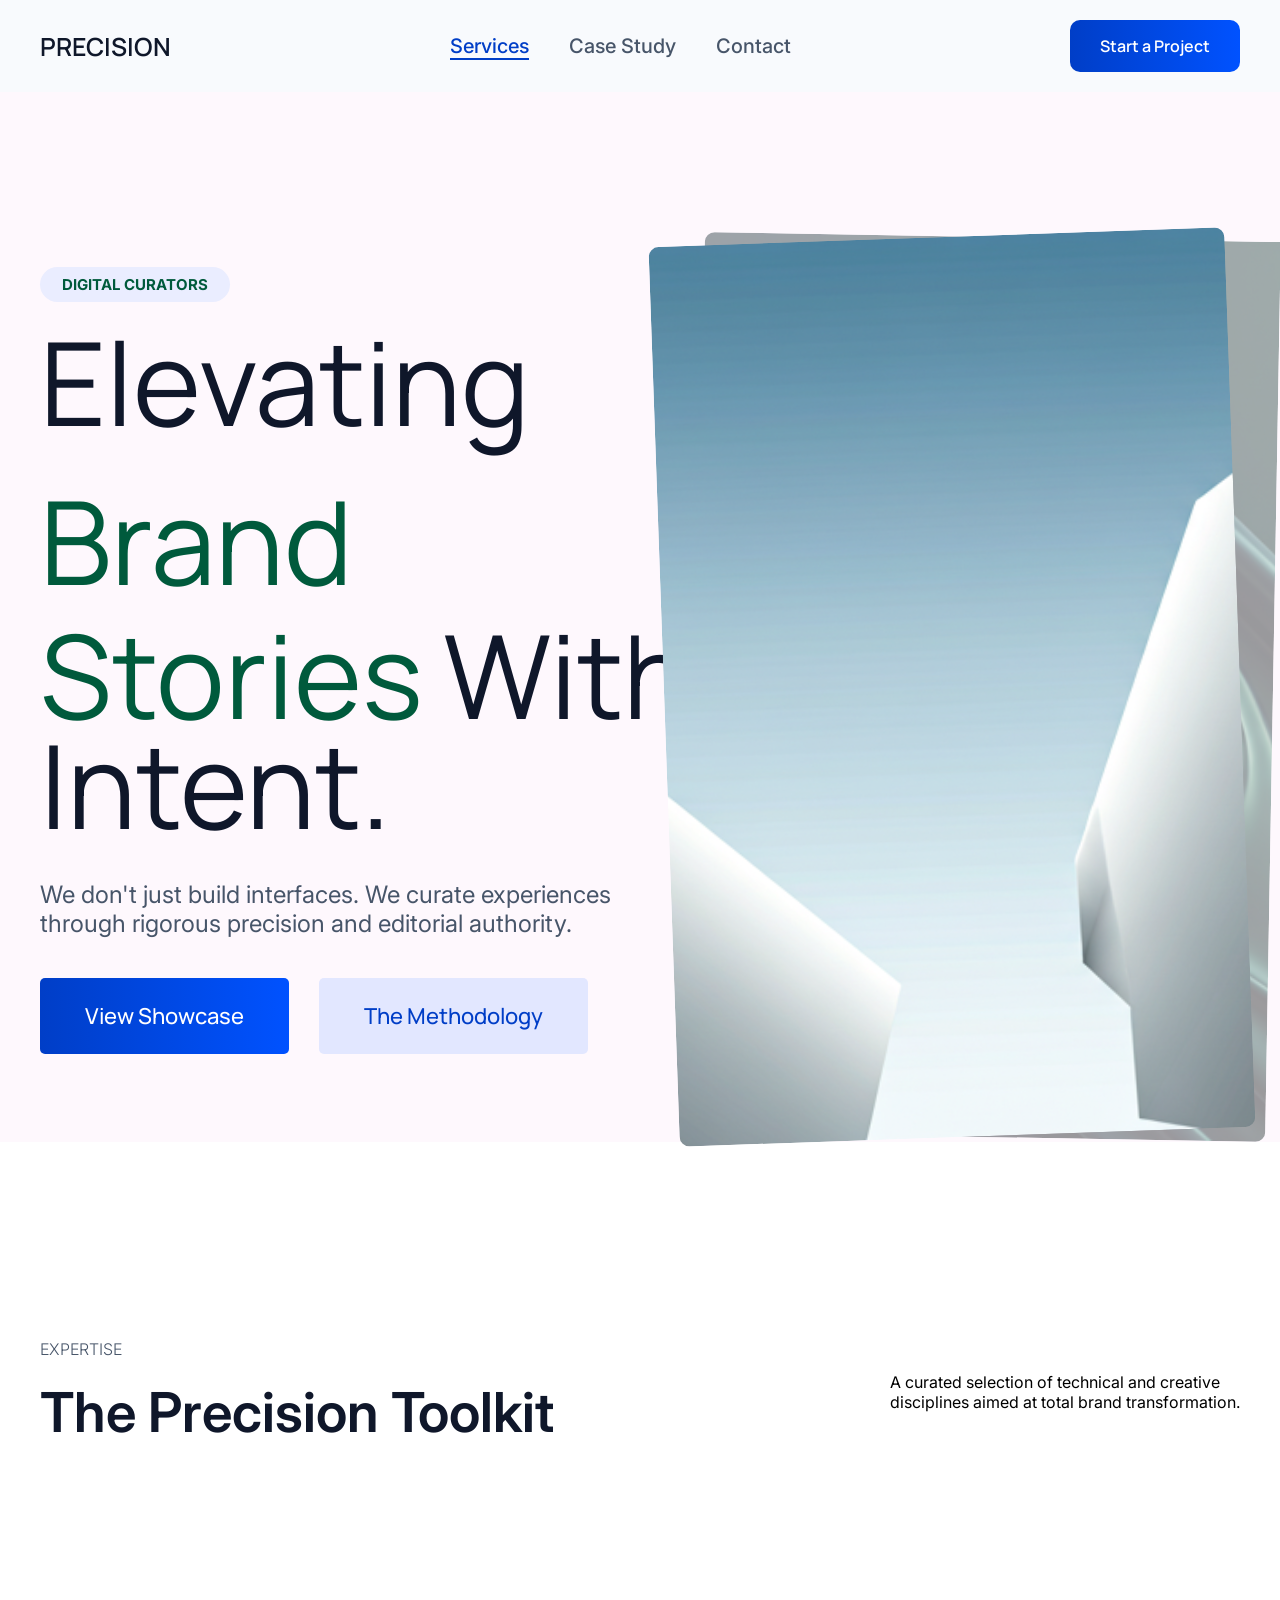
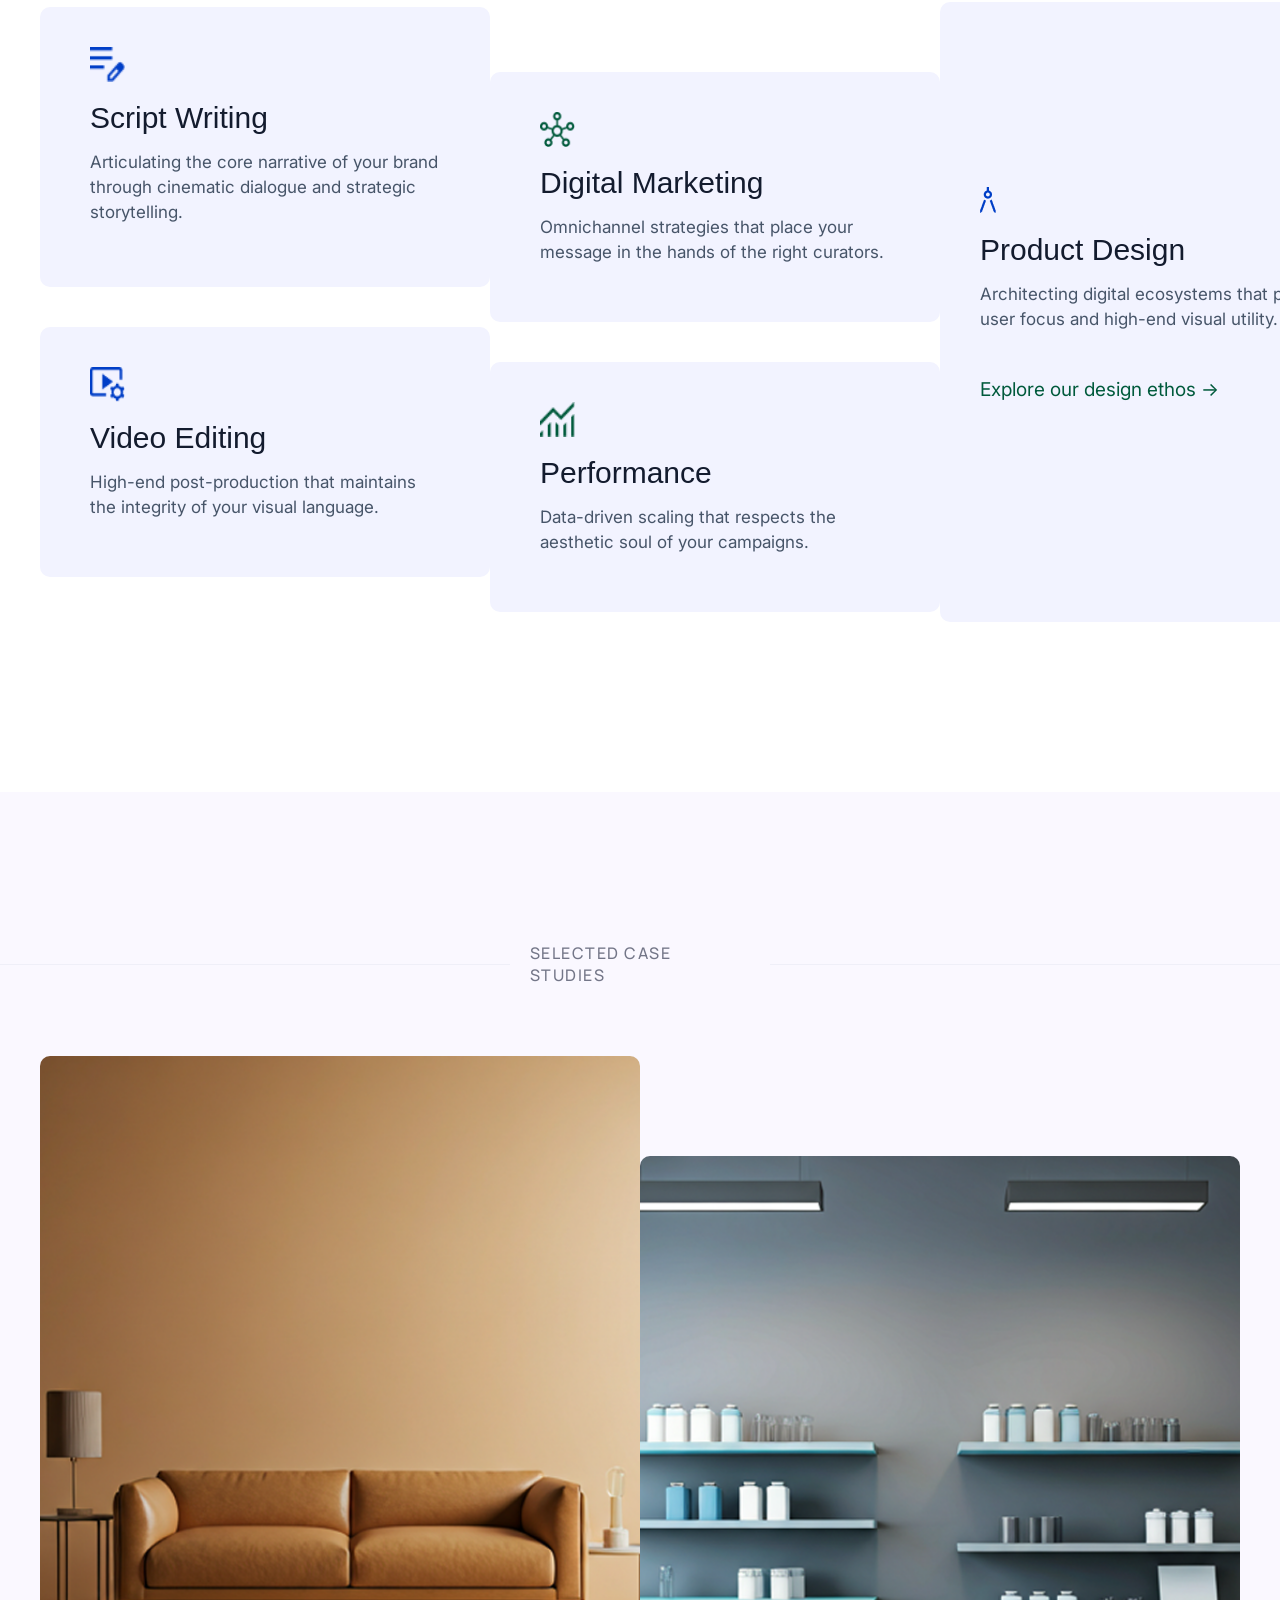
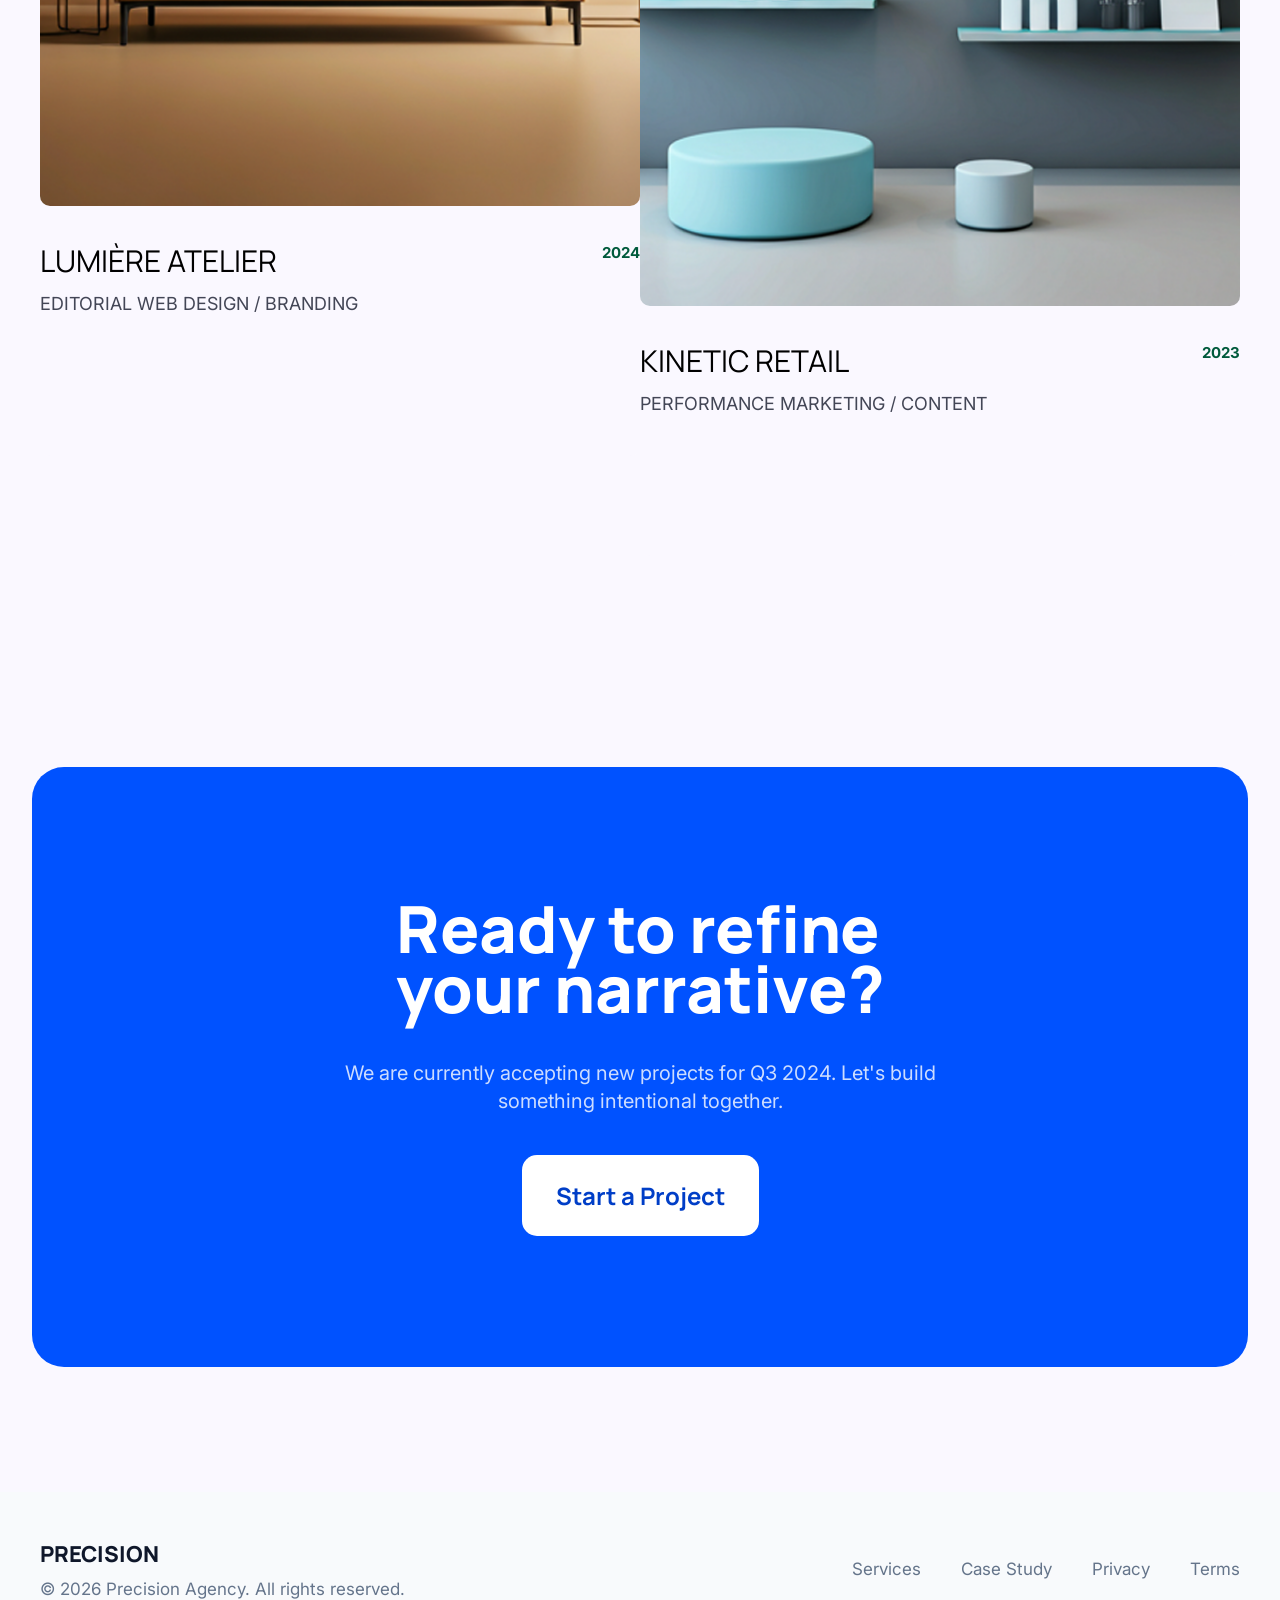
<file: pages/home.html>
<!DOCTYPE html>
<html lang="en">

<head>
    <meta charset="UTF-8">
    <meta name="viewport" content="width=device-width, initial-scale=1.0">
    <link rel="stylesheet" href="style.css">
    <link rel="preconnect" href="https://fonts.googleapis.com">
    <link rel="preconnect" href="https://fonts.gstatic.com" crossorigin>
    <link
        href="https://fonts.googleapis.com/css2?family=Manrope:wght@200..800&family=Montserrat:ital,wght@0,100..900;1,100..900&display=swap"
        rel="stylesheet">
    <link rel="preconnect" href="https://fonts.googleapis.com">
    <link rel="preconnect" href="https://fonts.gstatic.com" crossorigin>
    <link
        href="https://fonts.googleapis.com/css2?family=Inter:ital,opsz,wght@0,14..32,100..900;1,14..32,100..900&family=Manrope:wght@200..800&family=Montserrat:ital,wght@0,100..900;1,100..900&display=swap"
        rel="stylesheet">

    <title>PRECISION</title>
</head>

<body>
    <div class="header">
        <div class="brand"><a href="home.html">PRECISION</a></div>
        <div class="nav">
            <a id="active" href="service.html">Services</a>
            <a href="caseStudy.html">Case Study</a>
            <a href="contact.html">Contact</a>
        </div>
        <div class="start-btn"><button>Start a Project</button></div>
    </div>

    <div class="hero">
        <div class="textarea">
            <div class="capsule">DIGITAL CURATORS</div>
            <div class="text">Elevating</div>
            <div class="text" style="color: #005A3C;">Brand</div>
            <div class="text" style="line-height: 110px;"><span
                    style="color: #005A3C;margin-right: 20px;">Stories</span>With <span>Intent.</span></div>
            <p>We don't just build interfaces. We curate experiences <br> through rigorous precision and editorial
                authority.</p>
            <div class="but">
                <button class="view">View Showcase</button>
                <button class="meth">The Methodology</button>
            </div>

        </div>

        <div class="heroimage">
            <div class="herobackground"><img src="../assets/homepage/back.png" alt=""></div>
            <img class="front" src="../assets/homepage/front.png" alt="Hero Image">
        </div>
    </div>

    <div class="toolkit">
        <div class="texts">
            <div class="text-left">
                <div class="small">EXPERTISE</div>
                <div class="BIG">The Precision Toolkit</div>
            </div>
            <div class="text-right">A curated selection of technical and creative <br> disciplines aimed at total brand
                transformation.</div>
        </div>
        <div class="container">
            <div class="box-container">
                <div class="box" style="height: 280px;">
                    <img src="../assets/homepage/icons/pencil.png" alt="pencil">
                    <h1>Script Writing</h1>
                    <p>Articulating the core narrative of your brand <br>through cinematic dialogue and strategic
                        <br>storytelling.
                    </p>

                </div>
                <div class="box">
                    <img src="../assets/homepage/icons/video.png" alt="video">
                    <h1>Video Editing</h1>
                    <p>High-end post-production that maintains <br>the integrity of your visual language.</p>
                </div>
            </div>
            <div class="box-container" style="margin-top: 100px;">
                <div class="box">
                    <img src="../assets/homepage/icons/star.png" alt="brush">
                    <h1>Digital Marketing</h1>
                    <p>Omnichannel strategies that place your<br>message in the hands of the right curators.</p>

                </div>
                <div class="box">
                    <img src="../assets/homepage/icons/stock.png" alt="lightbulb">
                    <h1>Performance</h1>
                    <p>Data-driven scaling that respects the<br>aesthetic soul of your campaigns.</p>

                </div>
            </div>
            <div class="box-container">
                <div class="bigbox">
                    <div class="area">
                        <img src="../assets/homepage/icons/compas.png" alt="compass">
                        <h1>Product Design</h1>
                        <p>Architecting digital ecosystems that prioritize<br>user focus and high-end visual utility.
                        </p>
                        <a href="#">Explore our design ethos →</a>
                    </div>
                </div>
            </div>
        </div>
    </div>

    <div class="casestudy-section">
        <div class="title">
            <div class="line"></div>
            <div class="text">SELECTED CASE STUDIES</div>
            <div class="line"></div>
        </div>

        <div class="casecontainer">
            <div class="casecard">
                <img src="../assets/homepage/sofa.png" alt="sofa">
                <div class="info">
                    <h1>LUMIÈRE ATELIER</h1>
                    <p>2024</p>
                </div>
                <p class="cardtext">EDITORIAL WEB DESIGN / BRANDING</p>
            </div>
            <div class="casecard next">
                <img src="../assets/homepage/shelf.png" alt="shelf">
                <div class="info">
                    <h1>KINETIC RETAIL</h1>
                    <p>2023</p>
                </div>
                <p class="cardtext">PERFORMANCE MARKETING / CONTENT</p>
            </div>
        </div>

    </div>

    <div class="project">
        <div class="box">
            <h1>Ready to refine <br>your narrative?</h1>
            <p>We are currently accepting new projects for Q3 2024. Let's build<br>something intentional together.</p>
            <button>Start a Project</button>
        </div>
    </div>

    <div class="footer">
        <div class="content">
            <div class="left">
                <div class="brand"><a href="#">PRECISION</a></div>
                <p>© 2026 Precision Agency. All rights reserved.</p>
            </div>
            <div class="right">
                <a href="service.html">Services</a>
                <a href="caseStudy.html">Case Study</a>
                <a href="#">Privacy</a>
                <a href="#">Terms</a>
            </div>
        </div>
    </div>

</body>

</html>
</file>
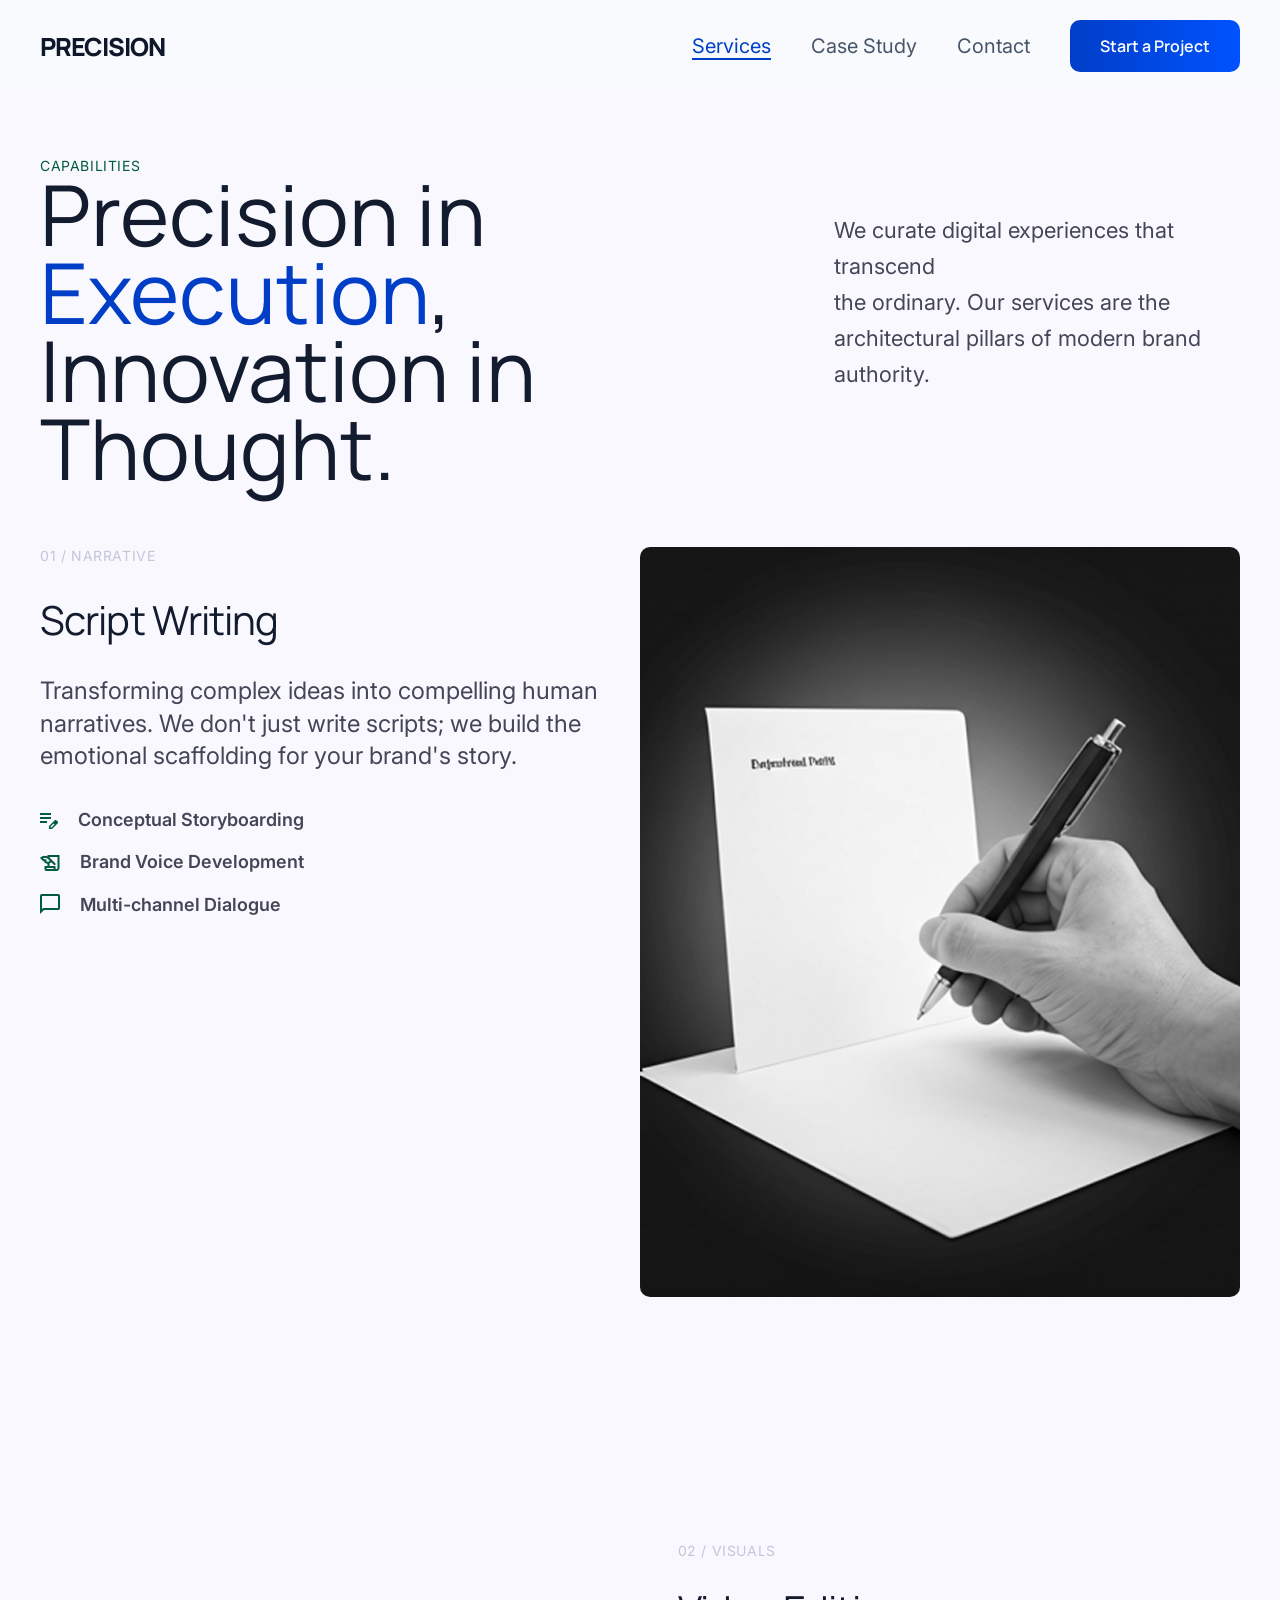
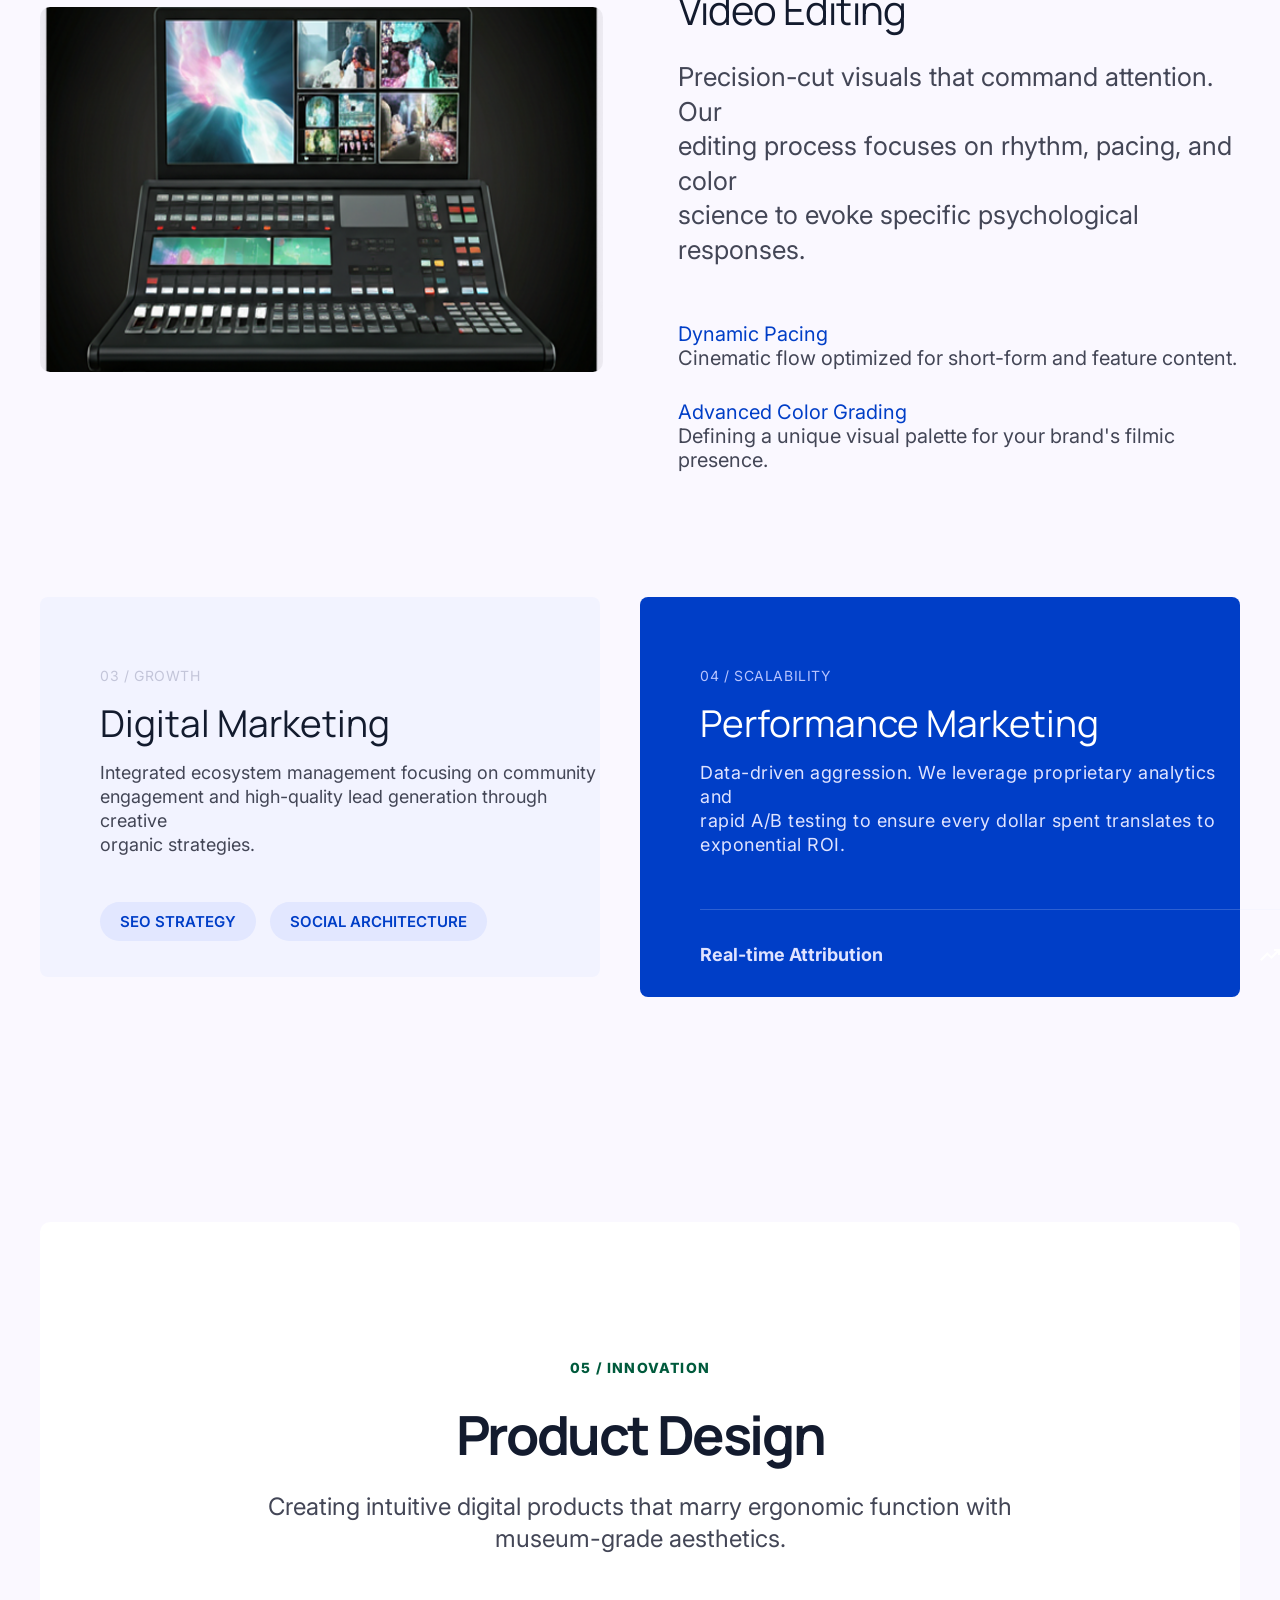
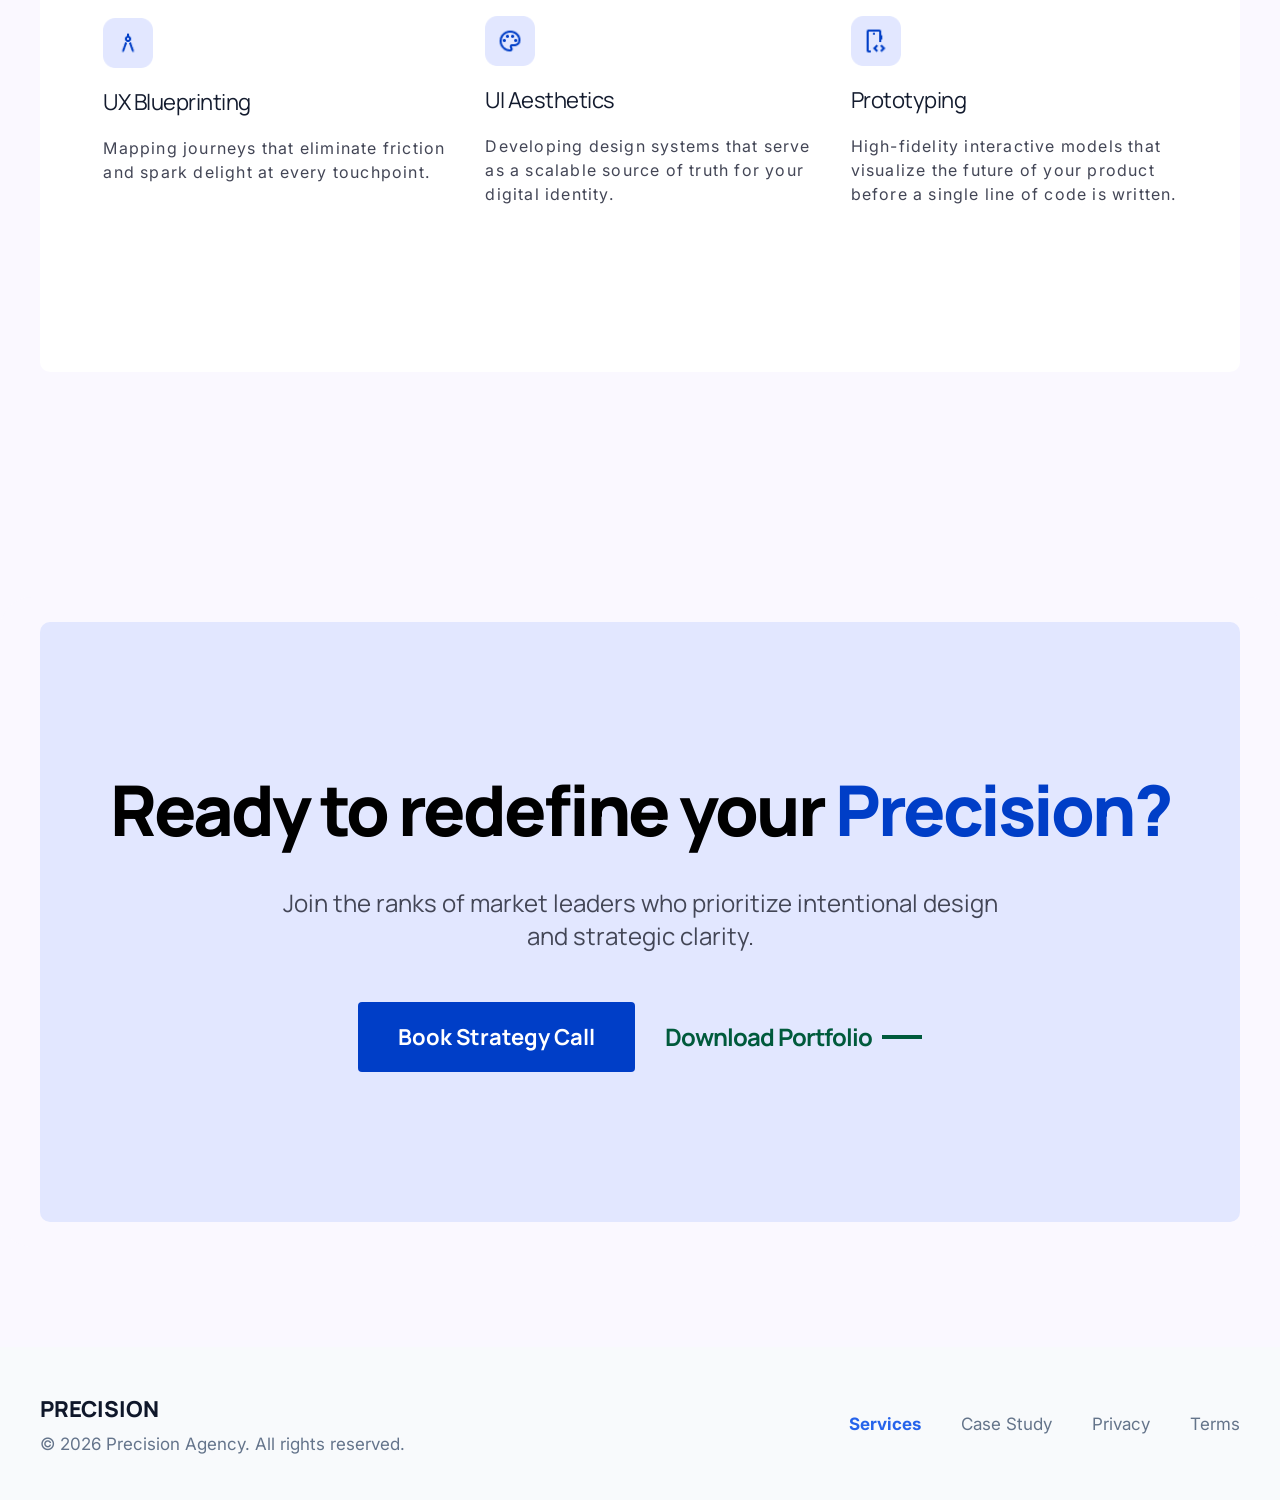
<file: pages/service.html>
<!DOCTYPE html>
<html lang="en">

<head>
    <meta charset="UTF-8">
    <meta name="viewport" content="width=device-width, initial-scale=1.0">
    <link rel="stylesheet" href="../style.css">
    <link rel="preconnect" href="https://fonts.googleapis.com">
    <link rel="preconnect" href="https://fonts.gstatic.com" crossorigin>
    <link
        href="https://fonts.googleapis.com/css2?family=Manrope:wght@200..800&family=Montserrat:ital,wght@0,100..900;1,100..900&display=swap"
        rel="stylesheet">
    <link rel="preconnect" href="https://fonts.googleapis.com">
    <link rel="preconnect" href="https://fonts.gstatic.com" crossorigin>
    <link
        href="https://fonts.googleapis.com/css2?family=Inter:ital,opsz,wght@0,14..32,100..900;1,14..32,100..900&family=Manrope:wght@200..800&family=Montserrat:ital,wght@0,100..900;1,100..900&display=swap"
        rel="stylesheet">
    <link rel="stylesheet" href="service.css">
    <title>PRECISION</title>
</head>

<body class="service">

    <div class="header">
        <div class="brand"><a href="../index.html">PRECISION</a></div>
        <div class="right">
            <div class="nav">
                <a id="active" href="service.html">Services</a>
                <a href="caseStudy.html">Case Study</a>
                <a href="contact.html">Contact</a>
            </div>
            <div class="start-btn"><button>Start a Project</button></div>
        </div>
    </div>

    <div class="textpart">
        <div class="big">
            <p>CAPABILITIES</p>
            <h1>Precision in <span style="color: #003EC7;">Execution</span>,<br>Innovation in Thought.</h1>
        </div>
        <div class="small">We curate digital experiences that transcend<br>the ordinary. Our services are
            the<br>architectural pillars of modern brand<br>authority.</div>

    </div>

    <div class="first">
        <div class="left">

            <div class="count">01 / NARRATIVE</div>
            <div class="head">Script Writing</div>
            <div class="desc">Transforming complex ideas into compelling human<br>narratives. We don't just write
                scripts; we build the<br>emotional scaffolding for your brand's story.</div>
            <div class="icons">
                <div class="text">
                    <div class="i" style="font-size: 20px;"><img src="../assets/services/icon/1.png" alt=""></div>
                    <div class="id">Conceptual Storyboarding</div>
                </div>
                <div class="text">
                    <div class="i" style="font-size: 20px;"><img src="../assets/services/icon/2.png" alt=""></div>
                    <div class="id">Brand Voice Development</div>
                </div>
                <div class="text">
                    <div class="i" style="font-size: 20px;"><img src="../assets/services/icon/3.png" alt=""></div>
                    <div class="id">Multi-channel Dialogue</div>
                </div>
            </div>
        </div>
        <div class="right">
            <img src="../assets/services/Professional script writing.png" alt="script">
        </div>
    </div>
    <div class="second">
        <div class="right">
            <img src="../assets/services/Video editing console.png" alt="script">
        </div>
        <div class="left">
            <div class="count">02 / VISUALS</div>
            <div class="head">Video Editing</div>
            <div class="desc">Precision-cut visuals that command attention. Our<br>editing process focuses on rhythm,
                pacing, and color<br>science to evoke specific psychological responses.</div>
            <div class="bottomtext">
                <div class="blue">Dynamic Pacing</div>
                <div class="black">Cinematic flow optimized for short-form and feature content.</div>
            </div>
            <div class="bottomtext">
                <div class="blue">Advanced Color Grading</div>
                <div class="black">Defining a unique visual palette for your brand's filmic presence.</div>
            </div>
        </div>
    </div>
    <div class="extras">
        <div class="third">
            <div class="left">
                <div class="count">03 / GROWTH</div>
                <div class="head">Digital Marketing</div>
                <div class="desc">Integrated ecosystem management focusing on community<br>engagement and high-quality
                    lead generation through creative<br>organic strategies.</div>
                <div class="bottomtext">
                    <button>SEO STRATEGY</button>
                    <button>SOCIAL ARCHITECTURE</button>
                </div>
            </div>
        </div>
        <div class="fourth">
            <div class="left">
                <div class="count">04 / SCALABILITY</div>
                <div class="head">Performance Marketing</div>
                <div class="desc">Data-driven aggression. We leverage proprietary analytics and<br>rapid A/B testing to
                    ensure every dollar spent translates to<br>exponential ROI.</div>
                <div class="all">
                    <div class="bot">Real-time Attribution</div>
                    <img src="../assets/services/icon/grow.png" alt="arrow">
                </div>
            </div>
        </div>
    </div>

    <div class="project2">
        <div class="box">
            <p>05 / INNOVATION</p>
            <h1>Product Design</h1>
            <div class="para">Creating intuitive digital products that marry ergonomic function with<br>museum-grade
                aesthetics.</div>

            <div class="bottombox">
                <div class="botbox" style="padding-bottom: 20px;">
                    <img src="../assets/services/icon/com.png" alt="pencil">
                    <h1>UX Blueprinting</h1>
                    <p>Mapping journeys that eliminate friction<br>and spark delight at every touchpoint.
                    </p>

                </div>
                <div class="botbox">
                    <img src="../assets/services/icon/draw.png" alt="pencil">
                    <h1>UI Aesthetics</h1>
                    <p>Developing design systems that serve<br>as a scalable source of truth for your<br>digital
                        identity.
                    </p>

                </div>
                <div class="botbox">
                    <img src="../assets/services/icon/mob.png" alt="pencil">
                    <h1>Prototyping</h1>
                    <p>High-fidelity interactive models that<br>visualize the future of your product<br>before a single
                        line of code is written.
                    </p>

                </div>
            </div>


        </div>
    </div>

    <div class="project-next">
        <div class="box">
            <h1>Ready to redefine your <span style="color: #003EC7;">Precision?</span></h1>
            <p>Join the ranks of market leaders who prioritize intentional design<br>and strategic clarity.</p>
            <div class="but">
                <button>Book Strategy Call</button>
                <div class="btnright">
                    <p style="color: #005A3C; font-weight: 700; letter-spacing: -1px">Download Portfolio</p>
                    <div class="line"></div>
                </div>
            </div>
        </div>
    </div>

    <div class="footer">
        <div class="content">
            <div class="left">
                <div class="brand"><a href="#">PRECISION</a></div>
                <p>© 2026 Precision Agency. All rights reserved.</p>
            </div>
            <div class="right">
                <a href="service.html" style="color: #2563EB; font-weight: 700;">Services</a>
                <a href="caseStudy.html">Case Study</a>
                <a href="../index.html">Privacy</a>
                <a href="../index.html">Terms</a>
            </div>
        </div>
    </div>



</body>

</html>
</file>
<file: style.css>
* {
    margin: 0;
    padding: 0;
    box-sizing: border-box;
}

.button {
    border: none;
    background: none;
}

/* Header Section */

.header {
    display: flex;
    position: sticky;
    width: 100%;
    top: 0;
    z-index: 4;
    justify-content: space-between;
    align-items: center;
    height: 92px;
    background-color: #f8fafd;
    padding: 0 40px;
}

.brand a {
    font-family: 'Manrope', sans-serif;
    font-weight: 600;
    font-size: 25px;
    color: #0F172A;
    text-decoration: none;

}

.nav {
    display: flex;
    gap: 40px;
}

.nav a {
    font-family: 'Inter', sans-serif;
    font-weight: 500;
    font-size: 20px;
    color: #475569;
    text-decoration: none;

}

.start-btn button {
    font-family: 'Manrope', sans-serif;
    font-weight: 600;
    font-size: 16px;
    color: white;
    background: linear-gradient(to right, #003EC7, #0052FF);
    padding: 15px 30px;
    border: none;
    border-radius: 10px;
}

/* Hero Section */

.hero {
    display: flex;
    justify-content: space-between;
    align-items: center;
    background-color: rgb(254, 248, 253);
    height: 1050px;
}

.textarea {
    font-family: 'Inter', sans-serif;
    width: 50%;
    height: 700px;
    padding-left: 40px;
    background-color: rgb(254, 248, 253);
}

.capsule {
    font-weight: 700;
    width: 190px;
    line-height: 35px;
    background-color: #EAEDFF;
    border-radius: 25px;
    display: flex;
    justify-content: center;
    align-items: center;
    font-size: 15px;
    color: #005A3C;
}

.text {
    font-family: 'Manrope', sans-serif;
    font-weight: 400;
    font-size: 116px;
    color: #0F172A;

}

.hero p {
    font-family: 'Inter', sans-serif;
    font-weight: 400;
    font-size: 24px;
    color: #475569;
    margin-top: 40px;
}

.hero .but {
    margin-top: 40px;
    display: flex;
    gap: 30px;
}

.hero .but button {
    font-family: 'Manrope', sans-serif;
    font-weight: 500;
    font-size: 22px;
    color: white;
    background: linear-gradient(to right, #003EC7, #0052FF);
    padding: 23px 45px;
    border: none;
    border-radius: 5px;
}

.hero .but .meth {
    background: #E2E7FF;
    color: #003EC7;
}


.heroimage {
    padding: 20px 0;
    width: 45%;
    height: 800px;
    background-color: rgb(254, 248, 253);
}

.heroimage img {
    width: 100%;
    height: 100%;
    border-radius: 10px;
    object-fit: cover;
}

.heroimage .herobackground img{
    border-top-right-radius: 0;
}

.heroimage .herobackground{ 
    transform: rotate(1deg);
    position: absolute;
    z-index: 0;
    width: 45%;
    height: 100%;
    opacity: .4;
    right: 7px;
    
}
.heroimage .front{
    transform: rotate(-2deg);
    position: absolute;
    z-index: 1;
    width: 45%;
   
    right: 40px;
}

/* Toolkit Section */

.toolkit {
    height: 1000px;
    background-color: white;
}

.toolkit .texts {
    padding: 50px 40px 50px 40px;
    margin-top: 200px;
    height: 80px;
    display: flex;
    background-color: white;
    justify-content: space-between;
    align-items: center;
    font-family: 'Inter', sans-serif;
}

.toolkit .texts .text-left {
    display: flex;
    flex-direction: column;
    gap: 20px;
}

.toolkit .texts .text-left .small {
    font-weight: 300;
    font-size: 16px;
    color: #475569;
}

.toolkit .texts .text-left .BIG {
    font-weight: 600;
    font-size: 55px;
    color: #0F172A;
}


.container {
    height: 900px;
    display: flex;
    justify-content: space-between;
    align-items: center;
    padding: 0 40px;
    background-color: white;

}

.box-container {
    display: flex;
    flex-direction: column;
    gap: 40px;
}

.box-container .box {
    width: 450px;
    height: 250px;
    background-color: #F2F3FF;
    border-radius: 10px;
    padding: 40px 50px;
}

.box-container .bigbox {
    display: flex;
    align-items: center;
    margin-top: 40px;
    width: 450px;
    height: 620px;
    background-color: #F2F3FF;
    border-radius: 10px;
    padding: 40px;

}

.bigbox .area {
    background-color: #F2F3FF;
    height: 250px;


}

.box-container .box img {
    width: 35px;
    height: 35px;
}

.box-container .box h1 {
    font-family: 'manorepe', sans-serif;
    font-weight: 100;
    font-size: 30px;
    color: #131B2E;
    margin: 15px 0px;
}

.box-container .box p {
    font-family: 'Inter', sans-serif;
    font-weight: 400;
    font-size: 17px;
    line-height: 25px;
    color: #475569;
}


.box-container .bigbox h1 {
    font-family: 'manorepe', sans-serif;
    font-weight: 100;
    font-size: 30px;
    color: #131B2E;
    margin: 15px 0px;
}

.box-container .bigbox p {
    font-family: 'Inter', sans-serif;
    font-weight: 400;
    font-size: 17px;
    line-height: 25px;
    color: #475569;
    margin-bottom: 45px;
}

.box-container .bigbox a {
    font-family: 'Inter', sans-serif;
    font-weight: 400;
    font-size: 19px;
    text-decoration: none;
    line-height: 25px;
    color: #005A3C;
}

/* Community Section */

.casestudy-section {
    height: 1450px;
    background-color: #FAF8FF;
}

.title {
    display: flex;
    justify-content: center;
    align-items: center;
    gap: 20px;
    margin-top: 50px;
    padding: 150px 0px 70px 0px;
}

.title .line {
    width: 40%;
    height: 1px;
    background-color: #C3C5D933;
}

.title .text {
    font-family: 'Manrope', sans-serif;
    font-weight: 500;
    font-size: 16px;
    letter-spacing: 1.5px;
    color: #737688;
}

.casecontainer {
    display: flex;
    justify-content: space-between;
    align-items: center;
    padding: 0 40px;
}

.casecontainer .casecard {
    width: 670px;
    height: 1000px;
    background-color: #FAF8FF;
    border-radius: 10px;

}

.casecard img {
    width: 100%;
    border-radius: 10px;
    object-fit: cover;
}

.casecard .info {
    display: flex;
    padding: 30px 0 10px 0;
    justify-content: space-between;
}

.casecard .info h1 {
    font-family: 'Manrope', sans-serif;
    font-weight: 400;
    font-size: 30px;
    color: black;
}

.casecard .info p {
    font-family: 'Inter', sans-serif;
    font-weight: 700;
    font-size: 15px;
    text-decoration: none;
    line-height: 25px;
    color: #005A3C;
}

.cardtext {
    font-family: 'Inter', sans-serif;
    font-weight: 400;
    font-size: 18px;
    text-decoration: none;
    line-height: 25px;
    color: #434656;
}

.next {

    position: relative;
    top: 100px;
}



/* Project Section */

.project {
    display: flex;
    justify-content: center;
    align-items: center;
    height: 850px;
    background-color: #FAF8FF;
}

.project .box {
    display: flex;
    flex-direction: column;
    justify-content: center;
    align-items: center;
    width: 95%;
    gap: 40px;
    height: 500px;
    background-color: #0052FF;
    border-radius: 32px;
    padding: 300px;
}

.project .box h1 {
    font-family: 'Manrope', sans-serif;
    font-weight: 800;
    font-size: 65px;
    line-height: 60px;
    color: white;
}

.project .box p {
    font-family: 'Inter', sans-serif;
    font-weight: 400;
    font-size: 20px;
    line-height: 28px;
    text-align: center;
    color: #FFFFFFCC;
}

.project .box button {
    font-family: 'Manrope', sans-serif;
    font-weight: 700;
    font-size: 24px;
    color: #003EC7;
    background-color: white;
    padding: 24px 34px;
    border: none;
    border-radius: 15px;
}

/* Footer Section */

.footer {
    display: flex;
    justify-content: space-between;
    align-items: center;
    padding: 40px;
    background-color: #f8fafc;
    height: 153px;
}

.footer .content {
    display: flex;
    justify-content: space-between;
    align-items: center;
    width: 100%;
}

.footer .content .brand {
    margin-bottom: 10px;
}

.footer .content .brand a {
    font-family: 'Manrope', sans-serif;
    font-weight: 900;
    font-size: 22px;
    color: #0F172A;
    text-decoration: none;
    margin-bottom: 10px;
}

.footer .content p {
    font-family: 'Inter', sans-serif;
    font-weight: 400;
    font-size: 17px;
    color: #64748B;
}


.footer .content .right {
    display: flex;
    gap: 40px;
}

.footer .content .right a {
    font-family: 'Inter', sans-serif;
    font-weight: 400;
    font-size: 17px;
    color: #64748A;
    text-decoration: none;

}

#active {
    color: #003EC7;
    text-decoration: underline;
    text-decoration-thickness: 2px;
    text-underline-offset: 5px;
}
</file>
<file: pages/caseStudy.css>
.casestudy {
    background-color: rgb(254, 248, 253);
}

.casestudy .textarea {
    display: flex;
    flex-direction: column;
    gap: 12px;
    width: 100%;
    height: 600px;
    padding: 60px 0 0 45px;
    background-color: rgb(250, 248, 255);
}

.casestudy .textarea p {
    color: #005A3C;
}

.casestudy .textarea .text {
    font-size: 81px;
    font-weight: 500;
    letter-spacing: -2px;
}

.casestudy .textarea .para {
    margin-top: 50px;
    font-size: 24px;
    font-weight: 400;
    letter-spacing: 0.5px;
    color: #475569;
}

.casestudy .next {
    position: relative;
    top: 150px;
}

.casestudy .casecard .texts {
    display: flex;
    flex-direction: column;
    gap: 8px;

}

.casestudy .casecard h1 {
    font-size: 37px;
}

.casestudy .info {
    padding: 0;
    margin: 0;
}

.casestudy .small {
    font-family: 'Inter', sans-serif;
    padding-top: 20px;
    font-size: 13px;
    letter-spacing: 1.5px;
    font-weight: 400;
    color: #475569;

}

.casestudy .casecard p {
    font-weight: 400;
    font-size: 20px;
}

.casestudy .casestudy-section {
    height: 1350px;
}

.casestudy .testimonial {
    border: 1px solid #C3C5D933;
    background-color: rgb(254, 248, 253);
}

.casestudy .testimonial {
    display: flex;
    align-items: center;
    height: 450px;
    padding: 0 40px;
}

.testimonial img {
    width: 100%;
    object-fit: cover;
    border-radius: 12px;

}

.testimonial .top {
    font-size: 0;
}

.testimonial .top img {
    width: 34px;
    height: 24px;
    object-fit: cover;
    border-radius: 0;
}



.testimonial .photo {
    margin-right: 30px;
    height: 110px;
    width: 110px;
    ;

}

.casestudy .testimonial .text {
    display: flex;
    flex-direction: column;
    gap: 20px;
}


.casestudy .testimonial .text .mid {
    font-family: 'Manrope', sans-serif;
    font-weight: 700;
    font-size: 32px;
    letter-spacing: 1.5px;
}

.casestudy .testimonial .text .bottom {
    font-family: 'Inter', sans-serif;
    font-weight: 400;
    font-size: 16px;
    letter-spacing: 1.5px;
    color: #131B2E;
}

.testimonial .content {
    display: flex;
    align-items: center;
    gap: 30px;
}

.casestudy .next {
    margin-bottom: 150px;
}


.casestudy .banner {
    margin: 25px 0 0 0;
    height: 650px;
    display: flex;
    align-items: center;
    background-color: #F2F3FF;
    padding: 0 40px;

}

.casestudy .banner .texts {
    display: flex;
    width: 45%;
    height: 400px;
    flex-direction: column;
    justify-content: space-between;
}

.casestudy .first {
    font-family: 'Manrope', sans-serif;
    font-weight: 400;
    font-size: 40px;
    line-height: 40px;
}

.casestudy .second {
    font-family: 'Inter', sans-serif;
    font-weight: 400;
    font-size: 19px;
    line-height: 24px;
    color: #434656;
}

.casestudy .third,
.fourth {
    display: flex;

}

.casestudy .banner .icon {

    margin-right: 15px;
}

.casestudy .banner .heading {
    font-family: 'Inter', sans-serif;
    font-weight: 700;
    font-size: 20px;
    line-height: 24px;
    margin-bottom: 5px;
}

.casestudy .banner .desc {
    font-family: 'Inter', sans-serif;
    font-weight: 400;
    font-size: 18px;
    line-height: 20px;
    color: #434656;
}

.casestudy .banner .boxes {
    width: 55%;
    height: 400px;
    display: grid;
    grid-template-columns: 383px 383px;
    grid-template-rows: 184px 184px;
    gap: 20px;
}

.casestudy .boxes .box {
    background-color: white;
    padding: 40px 0 0 40px;
    border-radius: 8px;

}

.casestudy .boxes .int {
    font-family: 'Inter', sans-serif;
    font-weight: 400;
    font-size: 40px;
    line-height: 40px;
    color: #003EC7;
    margin-bottom: 10px;
}

.casestudy .boxes .des {
    font-family: 'Inter', sans-serif;
    font-weight: 400;
    font-size: 17px;
    letter-spacing: 1.4px;
    line-height: 20px;
    color: #737688;
}

.box2,
.box4 {
    background-color: white;
    height: 144px;
    padding: 40px 0 0 40px;
    border-radius: 8px;
    align-self: end;
}

.casestudy .project2 {
    height: 650px;
    background-color: white;
}


.project2 {
    display: flex;
    justify-content: center;
    align-items: center;
    height: 850px;
    background-color: #FAF8FF;
}

.project2 .box {
    display: flex;
    flex-direction: column;
    justify-content: center;
    align-items: center;
    width: 100%;
    gap: 40px;
    height: 500px;
    background-color: white;
    border-radius: 32px;
    padding: 300px;
}

.project2 .box h1 {
    text-align: center;
    font-family: 'Manrope', sans-serif;
    font-weight: 900;
    font-size: 70px;
    line-height: 75px;
    letter-spacing: -3px;
    color: black;
}


.project2 .box .but {
    display: flex;
    gap: 30px;
}

.project2 .box button {
    font-family: 'Manrope', sans-serif;
    font-weight: 700;
    font-size: 24px;
    color: white;
    background: linear-gradient(to right, #003EC7, #0052FF);
    padding: 20px 40px;
    border: none;
    border-radius: 4px;
}

.project2 .box .test {
    font-family: 'Manrope', sans-serif;
    font-weight: 700;
    font-size: 24px;
    color: #003EC7;
    background: #E2E7FF;
    padding: 20px 40px;
    border: none;
    border-radius: 4px;
}

.footer2 {
    display: flex;
    justify-content: space-between;
    align-items: center;
    padding: 40px;
    background-color: white;
    height: 153px;
}

.footer2 .content {
    display: flex;
    justify-content: space-between;
    align-items: center;
    width: 100%;
}

.footer2 .content .brand {
    margin-bottom: 10px;
}

.footer2 .content .brand a {
    font-family: 'Manrope', sans-serif;
    font-weight: 900;
    font-size: 22px;
    color: #0F172A;
    text-decoration: none;
    margin-bottom: 10px;
}

.footer2 .content p {
    font-family: 'Inter', sans-serif;
    font-weight: 400;
    font-size: 17px;
    color: #64748B;
}


.footer2 .content .middle {
    display: flex;
    gap: 40px;
}

.footer2 .content .middle a {
    font-family: 'Inter', sans-serif;
    font-weight: 400;
    font-size: 17px;
    color: #64748A;
    text-decoration: none;

}
</file>
<file: pages/contact.css>
.contact {
    background: #faf8ff;
}

.contact .textpart {
    display: flex;
    flex-direction: column;
    gap: 35px;
    padding: 70px 40px 0 40px;
    background-color: #faf8ff;
    margin-bottom: 110px;

}

.contact .textpart .capsule {
    font-family: 'Inter', sans-serif;
    font-size: 14px;
    font-weight: 400;
    line-height: 28px;
    letter-spacing: .6px;
    color: #003EC7;
    width: 160px;
}

.contact .textpart .big {
    height: inherit;
    display: flex;
    flex-direction: column;
    gap: 25px;
}

.contact .textpart .small {
    display: flex;
    flex-direction: column;
}



.contact .textpart .big h1 {
    font-family: 'Manrope', sans-serif;
    font-size: 84px;
    font-weight: 800;
    line-height: 80px;
    color: #131B2E;
    letter-spacing: -3.6px;
}

.contact .textpart .small {
    font-family: 'Inter', sans-serif;
    font-size: 22px;
    font-weight: 400;
    line-height: 36px;
    color: #434656;
}


.form-section {
    height: 750px;
    padding: 0 40px;
    display: grid;
    grid-template-columns: 1.5fr 1fr;
    grid-template-rows: 350px 1fr;
    gap: 35px;

}

.form-section .form {
    height: 710px;
    padding: 65px 50px;
    border-radius: 8px;
    grid-column: 1 / 2;
    grid-row: 1 / 3;
    background-color: #FFFFFF;
    display: flex;
    flex-direction: column;
    gap: 40px;
}

.contact .form .top {
    display: flex;
    justify-content: space-between;
}

.form-section .form .top .name {
    display: flex;
    flex-direction: column;
    gap: 10px;
}

.form-section .form .email {
    display: flex;
    flex-direction: column;
    gap: 10px;
}

.form-section .form p {
    font-family: 'Inter', sans-serif;
    font-size: 15px;
    font-weight: 400;
    line-height: 18px;
    letter-spacing: .6px;
    color: #434656;
}



.form-section .form .top input {
    width: 350px;
    padding: 20px 24px;
    border-radius: 4px;
    font-size: 18px;
    outline: none;
    border: none;
    background-color: #eaedff;
}

.form-section .form .top input::placeholder {
    color: #73768880;
    opacity: 1;
}

.contact .middle {
    display: flex;
    flex-direction: column;
    gap: 10px;
}

.form-section .middle .dropdown {
    display: flex;
    border-radius: 4px;
    padding: 10px 24px;
    background-color: #eaedff;
    justify-content: space-between;
    align-items: center;
}

.form-section .middle .dropdown p {
    font-family: 'Inter', sans-serif;
    font-size: 20px;
    font-weight: 400;
    line-height: 24px;
    color: #131B2E;
}

.form-section .middle .dropdown .i span {
    font-size: 40px;
    color: #6b7280;
}


.form-section .bottom .textarea {
    display: flex;
    flex-direction: column;
    gap: 10px;
    width: 100%;
    padding: 0;
    background-color: white;
    height: 220px;
    margin: 0;
}

.form-section .bottom .textarea textarea {
    height: 200px;
    background-color: #eaedff;
    resize: none;
    outline: none;
    border: none;
    padding: 20px;
    font-family: 'Inter', sans-serif;
    font-size: 20px;
    font-weight: 400;
    line-height: 24px;
    color:black;
}

.form-section .bottom .textarea ::placeholder{
    font-family: 'Inter', sans-serif;
    font-size: 20px;
    font-weight: 400;
    line-height: 24px;
    color:#73768880;
}

.form-section .but button {
    border: none;
    font-size: 20px;
    font-weight: 700;
    line-height: 26px;
    background: linear-gradient(to right, #013EC7FF, #0252FFFF);
    color: white;
    padding: 20px 40px;
    border-radius: 12px;
}

.form-section .detail {
    border-radius: 8px;
    height: 370px;
    margin-top: 60px;
    grid-column: 2 / 3;
    grid-row: 1 / 2;
    background-color: #F2F3FF;
}

.form-section .image {
    display: flex;
    height: 270px;
    margin-top: 80px;
    align-items: end;
    justify-content: center;
    border-radius: 8px;
    grid-column: 2 / 3;
    grid-row: 2 / 3;
    background-color: #faf8ff;
}

.form-section .imagetop {
    padding: 30px;
    margin: 30px;
    position: absolute;
    z-index: 2;
    background-color: #FFFFFFCC;
    border-radius: 8px;
    backdrop-filter: blur(7px);
}

.form-section .imagetop .uptext {
    font-family: 'Inter', sans-serif;
    font-size: 15px;
    font-weight: 400;
    line-height: 28px;
    letter-spacing: .6px;
    color: #005A3C;

}

.form-section .imagetop .downtext {
    font-family: 'Inter', sans-serif;
    font-size: 17px;
    font-weight: 400;
    line-height: 22px;
    font-style: italic;
    color: #131B2E;
}

.form-section .image img {
    width: 100%;
    height: 100%;
    object-fit: cover;
    border-radius: 8px;
}

.contact .content-container {
    display: flex;
    flex-direction: column;
    height: 100%;
    padding: 40px;
    justify-content: space-between;
}

.contact .content-container .content {
    display: flex;
    gap: 20px;
}

.contact .content-container .map {
    height: 60px;
    width: 60px;
}

.contact .content-container .content .context h1 {
    font-family: 'Inter', sans-serif;
    font-size: 20px;
    font-weight: 600;
    line-height: 26px;
    color: #131B2E;
}

.contact .content-container .content .context p {
    font-family: 'Inter', sans-serif;
    font-size: 20px;
    font-weight: 400;
    line-height: 26px;
    color: #434656;
}

.contact .botimage {
    height: 500px;
    margin: 150px 0;
    padding: 0 40px;
    width: 100%;
    display: flex;
    justify-content: center;
    align-items: center;


}

.contact .botimage img {
    width: 100%;
    height: 100%;
    object-fit: fill;
    border-radius: 20px;
    z-index: 0;
}

.contact .botimage .imagetop {
    display: flex;
    align-items: center;
    gap: 10px;
    position: absolute;
    z-index: 2;
    background-color: #fff;
    padding: 24px;
    border-radius: 12px;
}

.contact .botimage .imagetop .logo {
    width: 50px;
    height: 50px;
    border-radius: 5px;
}

.contact .botimage .imagetop .text {
    font-family: 'Inter', sans-serif;
    font-size: 20px;
    font-weight: 700;
    line-height: 26px;
    color: #131B2E;
}

.contact .botimage .overlay {
    position: absolute;
    width: 95%;
    height: 72%;
    margin: 150px 0;
    padding: 0 40px;
    background-color: #D2D9F4;
    opacity: .6;
    z-index: 1;
    border-radius: 20px;
}

.contact .footer2 .content .middle {
    flex-direction: row;
}


.footer2 {
    display: flex;
    justify-content: space-between;
    align-items: center;
    padding: 40px;
    background-color: white;
    height: 153px;
}

.footer2 .content {
    display: flex;
    justify-content: space-between;
    align-items: center;
    width: 100%;
}

.footer2 .content .brand {
    margin-bottom: 10px;
}

.footer2 .content .brand a {
    font-family: 'Manrope', sans-serif;
    font-weight: 900;
    font-size: 22px;
    color: #0F172A;
    text-decoration: none;
    margin-bottom: 10px;
}

.footer2 .content p {
    font-family: 'Inter', sans-serif;
    font-weight: 400;
    font-size: 17px;
    color: #64748B;
}


.footer2 .content .middle {
    display: flex;
    gap: 40px;
}

.footer2 .content .middle a {
    font-family: 'Inter', sans-serif;
    font-weight: 400;
    font-size: 17px;
    color: #64748A;
    text-decoration: none;

}
</file>
<file: pages/style.css>
* {
    margin: 0;
    padding: 0;
    box-sizing: border-box;
}

.button {
    border: none;
    background: none;
}

/* Header Section */

.header {
    display: flex;
    justify-content: space-between;
    align-items: center;
    height: 92px;
    background-color: #f8fafd;
    padding: 0 40px;
}

.brand a {
    font-family: 'Manrope', sans-serif;
    font-weight: 600;
    font-size: 25px;
    color: #0F172A;
    text-decoration: none;

}

.nav {
    display: flex;
    gap: 40px;
}

.nav a {
    font-family: 'Inter', sans-serif;
    font-weight: 500;
    font-size: 20px;
    color: #475569;
    text-decoration: none;

}

.start-btn button {
    font-family: 'Manrope', sans-serif;
    font-weight: 600;
    font-size: 16px;
    color: white;
    background: linear-gradient(to right, #003EC7, #0052FF);
    padding: 15px 30px;
    border: none;
    border-radius: 10px;
}

/* Hero Section */

.hero {
    display: flex;
    justify-content: space-between;
    align-items: center;
    background-color: rgb(254, 248, 253);
    height: 1050px;
}

.textarea {
    font-family: 'Inter', sans-serif;
    width: 50%;
    height: 700px;
    padding-left: 40px;
    background-color: rgb(254, 248, 253);
}

.capsule {
    font-weight: 700;
    width: 190px;
    line-height: 35px;
    background-color: #EAEDFF;
    border-radius: 25px;
    display: flex;
    justify-content: center;
    align-items: center;
    font-size: 15px;
    color: #005A3C;
}

.text {
    font-family: 'Manrope', sans-serif;
    font-weight: 400;
    font-size: 116px;
    color: #0F172A;

}

.hero p {
    font-family: 'Inter', sans-serif;
    font-weight: 400;
    font-size: 24px;
    color: #475569;
    margin-top: 40px;
}

.hero .but {
    margin-top: 40px;
    display: flex;
    gap: 30px;
}

.hero .but button {
    font-family: 'Manrope', sans-serif;
    font-weight: 500;
    font-size: 22px;
    color: white;
    background: linear-gradient(to right, #003EC7, #0052FF);
    padding: 23px 45px;
    border: none;
    border-radius: 5px;
}

.hero .but .meth {
    background: #E2E7FF;
    color: #003EC7;
}


.heroimage {
    padding: 20px 0;
    width: 45%;
    height: 800px;
    background-color: rgb(254, 248, 253);
}

.heroimage img {
    width: 100%;
    height: 100%;
    border-radius: 10px;
    object-fit: cover;
}

.heroimage .herobackground img{
    border-top-right-radius: 0;
}

.heroimage .herobackground{
    transform: rotate(1deg);
    position: absolute;
    z-index: 0;
    width: 45%;
    height: 100%;
    opacity: .4;
    right: 7px;
    
}
.heroimage .front{
    transform: rotate(-2deg);
    position: absolute;
    z-index: 1;
    width: 45%;
   
    right: 40px;
}

/* Toolkit Section */

.toolkit {
    height: 1000px;
    background-color: white;
}

.toolkit .texts {
    padding: 50px 40px 50px 40px;
    margin-top: 200px;
    height: 80px;
    display: flex;
    background-color: white;
    justify-content: space-between;
    align-items: center;
    font-family: 'Inter', sans-serif;
}

.toolkit .texts .text-left {
    display: flex;
    flex-direction: column;
    gap: 20px;
}

.toolkit .texts .text-left .small {
    font-weight: 300;
    font-size: 16px;
    color: #475569;
}

.toolkit .texts .text-left .BIG {
    font-weight: 600;
    font-size: 55px;
    color: #0F172A;
}


.container {
    height: 900px;
    display: flex;
    justify-content: space-between;
    align-items: center;
    padding: 0 40px;
    background-color: white;

}

.box-container {
    display: flex;
    flex-direction: column;
    gap: 40px;
}

.box-container .box {
    width: 450px;
    height: 250px;
    background-color: #F2F3FF;
    border-radius: 10px;
    padding: 40px 50px;
}

.box-container .bigbox {
    display: flex;
    align-items: center;
    margin-top: 40px;
    width: 450px;
    height: 620px;
    background-color: #F2F3FF;
    border-radius: 10px;
    padding: 40px;

}

.bigbox .area {
    background-color: #F2F3FF;
    height: 250px;


}

.box-container .box img {
    width: 35px;
    height: 35px;
}

.box-container .box h1 {
    font-family: 'manorepe', sans-serif;
    font-weight: 100;
    font-size: 30px;
    color: #131B2E;
    margin: 15px 0px;
}

.box-container .box p {
    font-family: 'Inter', sans-serif;
    font-weight: 400;
    font-size: 17px;
    line-height: 25px;
    color: #475569;
}


.box-container .bigbox h1 {
    font-family: 'manorepe', sans-serif;
    font-weight: 100;
    font-size: 30px;
    color: #131B2E;
    margin: 15px 0px;
}

.box-container .bigbox p {
    font-family: 'Inter', sans-serif;
    font-weight: 400;
    font-size: 17px;
    line-height: 25px;
    color: #475569;
    margin-bottom: 45px;
}

.box-container .bigbox a {
    font-family: 'Inter', sans-serif;
    font-weight: 400;
    font-size: 19px;
    text-decoration: none;
    line-height: 25px;
    color: #005A3C;
}

/* Community Section */

.casestudy-section {
    height: 1450px;
    background-color: #FAF8FF;
}

.title {
    display: flex;
    justify-content: center;
    align-items: center;
    gap: 20px;
    margin-top: 50px;
    padding: 150px 0px 70px 0px;
}

.title .line {
    width: 40%;
    height: 1px;
    background-color: #C3C5D933;
}

.title .text {
    font-family: 'Manrope', sans-serif;
    font-weight: 500;
    font-size: 16px;
    letter-spacing: 1.5px;
    color: #737688;
}

.casecontainer {
    display: flex;
    justify-content: space-between;
    align-items: center;
    padding: 0 40px;
}

.casecontainer .casecard {
    width: 670px;
    height: 1000px;
    background-color: #FAF8FF;
    border-radius: 10px;

}

.casecard img {
    width: 100%;
    border-radius: 10px;
    object-fit: cover;
}

.casecard .info {
    display: flex;
    padding: 30px 0 10px 0;
    justify-content: space-between;
}

.casecard .info h1 {
    font-family: 'Manrope', sans-serif;
    font-weight: 400;
    font-size: 30px;
    color: black;
}

.casecard .info p {
    font-family: 'Inter', sans-serif;
    font-weight: 700;
    font-size: 15px;
    text-decoration: none;
    line-height: 25px;
    color: #005A3C;
}

.cardtext {
    font-family: 'Inter', sans-serif;
    font-weight: 400;
    font-size: 18px;
    text-decoration: none;
    line-height: 25px;
    color: #434656;
}

.next {

    position: relative;
    top: 100px;
}



/* Project Section */

.project {
    display: flex;
    justify-content: center;
    align-items: center;
    height: 850px;
    background-color: #FAF8FF;
}

.project .box {
    display: flex;
    flex-direction: column;
    justify-content: center;
    align-items: center;
    width: 95%;
    gap: 40px;
    height: 500px;
    background-color: #0052FF;
    border-radius: 32px;
    padding: 300px;
}

.project .box h1 {
    font-family: 'Manrope', sans-serif;
    font-weight: 800;
    font-size: 65px;
    line-height: 60px;
    color: white;
}

.project .box p {
    font-family: 'Inter', sans-serif;
    font-weight: 400;
    font-size: 20px;
    line-height: 28px;
    text-align: center;
    color: #FFFFFFCC;
}

.project .box button {
    font-family: 'Manrope', sans-serif;
    font-weight: 700;
    font-size: 24px;
    color: #003EC7;
    background-color: white;
    padding: 24px 34px;
    border: none;
    border-radius: 15px;
}

/* Footer Section */

.footer {
    display: flex;
    justify-content: space-between;
    align-items: center;
    padding: 40px;
    background-color: #f8fafc;
    height: 153px;
}

.footer .content {
    display: flex;
    justify-content: space-between;
    align-items: center;
    width: 100%;
}

.footer .content .brand {
    margin-bottom: 10px;
}

.footer .content .brand a {
    font-family: 'Manrope', sans-serif;
    font-weight: 900;
    font-size: 22px;
    color: #0F172A;
    text-decoration: none;
    margin-bottom: 10px;
}

.footer .content p {
    font-family: 'Inter', sans-serif;
    font-weight: 400;
    font-size: 17px;
    color: #64748B;
}


.footer .content .right {
    display: flex;
    gap: 40px;
}

.footer .content .right a {
    font-family: 'Inter', sans-serif;
    font-weight: 400;
    font-size: 17px;
    color: #64748A;
    text-decoration: none;

}

#active {
    color: #003EC7;
    text-decoration: underline;
    text-decoration-thickness: 2px;
    text-underline-offset: 5px;
}

/* <========================>*/
.casestudy {
    background-color: rgb(254, 248, 253);
}

.casestudy .textarea {
    display: flex;
    flex-direction: column;
    gap: 12px;
    width: 100%;
    height: 600px;
    padding: 60px 0 0 45px;
    background-color: rgb(250, 248, 255);
}

.casestudy .textarea p {
    color: #005A3C;
}

.casestudy .textarea .text {
    font-size: 81px;
    font-weight: 500;
    letter-spacing: -2px;
}

.casestudy .textarea .para {
    margin-top: 50px;
    font-size: 24px;
    font-weight: 400;
    letter-spacing: 0.5px;
    color: #475569;
}

.casestudy .next {
    position: relative;
    top: 150px;
}

.casestudy .casecard .texts {
    display: flex;
    flex-direction: column;
    gap: 8px;

}

.casestudy .casecard h1 {
    font-size: 37px;
}

.casestudy .info {
    padding: 0;
    margin: 0;
}

.casestudy .small {
    font-family: 'Inter', sans-serif;
    padding-top: 20px;
    font-size: 13px;
    letter-spacing: 1.5px;
    font-weight: 400;
    color: #475569;

}

.casestudy .casecard p {
    font-weight: 400;
    font-size: 20px;
}

.casestudy .casestudy-section {
    height: 1350px;
}

.casestudy .testimonial {
    border: 1px solid #C3C5D933;
    background-color: rgb(254, 248, 253);
}

.casestudy .testimonial {
    display: flex;
    align-items: center;
    height: 450px;
    padding: 0 40px;
}

.testimonial img {
    width: 100%;
    object-fit: cover;
    border-radius: 12px;

}

.testimonial .top {
    font-size: 0;
}

.testimonial .top img {
    width: 34px;
    height: 24px;
    object-fit: cover;
    border-radius: 0;
}



.testimonial .photo {
    margin-right: 30px;
    height: 110px;
    width: 110px;
    ;

}

.casestudy .testimonial .text {
    display: flex;
    flex-direction: column;
    gap: 20px;
}


.casestudy .testimonial .text .mid {
    font-family: 'Manrope', sans-serif;
    font-weight: 700;
    font-size: 32px;
    letter-spacing: 1.5px;
}

.casestudy .testimonial .text .bottom {
    font-family: 'Inter', sans-serif;
    font-weight: 400;
    font-size: 16px;
    letter-spacing: 1.5px;
    color: #131B2E;
}

.testimonial .content {
    display: flex;
    align-items: center;
    gap: 30px;
}

.casestudy .next {
    margin-bottom: 150px;
}


.casestudy .banner {
    margin: 25px 0 0 0;
    height: 650px;
    display: flex;
    align-items: center;
    background-color: #F2F3FF;
    padding: 0 40px;

}

.casestudy .banner .texts {
    display: flex;
    width: 45%;
    height: 400px;
    flex-direction: column;
    justify-content: space-between;
}

.casestudy .first {
    font-family: 'Manrope', sans-serif;
    font-weight: 400;
    font-size: 40px;
    line-height: 40px;
}

.casestudy .second {
    font-family: 'Inter', sans-serif;
    font-weight: 400;
    font-size: 19px;
    line-height: 24px;
    color: #434656;
}

.casestudy .third,
.fourth {
    display: flex;

}

.casestudy .banner .icon {

    margin-right: 15px;
}

.casestudy .banner .heading {
    font-family: 'Inter', sans-serif;
    font-weight: 700;
    font-size: 20px;
    line-height: 24px;
    margin-bottom: 5px;
}

.casestudy .banner .desc {
    font-family: 'Inter', sans-serif;
    font-weight: 400;
    font-size: 18px;
    line-height: 20px;
    color: #434656;
}

.casestudy .banner .boxes {
    width: 55%;
    height: 400px;
    display: grid;
    grid-template-columns: 383px 383px;
    grid-template-rows: 184px 184px;
    gap: 20px;
}

.casestudy .boxes .box {
    background-color: white;
    padding: 40px 0 0 40px;
    border-radius: 8px;

}

.casestudy .boxes .int {
    font-family: 'Inter', sans-serif;
    font-weight: 400;
    font-size: 40px;
    line-height: 40px;
    color: #003EC7;
    margin-bottom: 10px;
}

.casestudy .boxes .des {
    font-family: 'Inter', sans-serif;
    font-weight: 400;
    font-size: 17px;
    letter-spacing: 1.4px;
    line-height: 20px;
    color: #737688;
}

.box2,
.box4 {
    background-color: white;
    height: 144px;
    padding: 40px 0 0 40px;
    border-radius: 8px;
    align-self: end;
}

.casestudy .project2 {
    height: 650px;
    background-color: white;
}


.project2 {
    display: flex;
    justify-content: center;
    align-items: center;
    height: 850px;
    background-color: #FAF8FF;
}

.project2 .box {
    display: flex;
    flex-direction: column;
    justify-content: center;
    align-items: center;
    width: 100%;
    gap: 40px;
    height: 500px;
    background-color: white;
    border-radius: 32px;
    padding: 300px;
}

.project2 .box h1 {
    text-align: center;
    font-family: 'Manrope', sans-serif;
    font-weight: 900;
    font-size: 70px;
    line-height: 75px;
    letter-spacing: -3px;
    color: black;
}


.project2 .box .but {
    display: flex;
    gap: 30px;
}

.project2 .box button {
    font-family: 'Manrope', sans-serif;
    font-weight: 700;
    font-size: 24px;
    color: white;
    background: linear-gradient(to right, #003EC7, #0052FF);
    padding: 20px 40px;
    border: none;
    border-radius: 4px;
}

.project2 .box .test {
    font-family: 'Manrope', sans-serif;
    font-weight: 700;
    font-size: 24px;
    color: #003EC7;
    background: #E2E7FF;
    padding: 20px 40px;
    border: none;
    border-radius: 4px;
}

.footer2 {
    display: flex;
    justify-content: space-between;
    align-items: center;
    padding: 40px;
    background-color: white;
    height: 153px;
}

.footer2 .content {
    display: flex;
    justify-content: space-between;
    align-items: center;
    width: 100%;
}

.footer2 .content .brand {
    margin-bottom: 10px;
}

.footer2 .content .brand a {
    font-family: 'Manrope', sans-serif;
    font-weight: 900;
    font-size: 22px;
    color: #0F172A;
    text-decoration: none;
    margin-bottom: 10px;
}

.footer2 .content p {
    font-family: 'Inter', sans-serif;
    font-weight: 400;
    font-size: 17px;
    color: #64748B;
}


.footer2 .content .middle {
    display: flex;
    gap: 40px;
}

.footer2 .content .middle a {
    font-family: 'Inter', sans-serif;
    font-weight: 400;
    font-size: 17px;
    color: #64748A;
    text-decoration: none;

}

/* <=========================================>*/

.service {
    background-color: #faf8ff;
}

.service .header .right {
    display: flex;
    align-items: center;
    gap: 40px;
}

.service .header .brand a {
    font-weight: 800;
    letter-spacing: -1px;
}

.service .header .nav a {
    font-weight: 400;
}


.service .textpart {
    height: 300px;
    display: flex;
    align-items: center;
    justify-content: space-between;
    padding: 0 40px;
    background-color: #faf8ff;
    margin-bottom: 155px;
}

.service .textpart .big {
    height: inherit;
    display: flex;
    flex-direction: column;
    justify-content: space-between;
    padding: 65px 0 0 0;
}

.service .textpart .small {
    height: inherit;
    display: flex;
    flex-direction: column;
    justify-content: end;
}

.service .textpart .big p {
    font-family: 'Inter', sans-serif;
    font-size: 14px;
    font-weight: 400;
    line-height: 18px;
    letter-spacing: .6px;
    color: #005A3C;
}

.service .textpart .big h1 {
    font-family: 'Manrope', sans-serif;
    font-size: 84px;
    font-weight: 400;
    line-height: 78px;
    color: #131B2E;
}

.service .textpart .small {
    font-family: 'Inter', sans-serif;
    font-size: 22px;
    font-weight: 400;
    line-height: 36px;
    color: #434656;
}


.service .first {
    height: 750px;
    padding: 0 40px;
    display: flex;
    margin-bottom: 225px;

}

.service .first .left {
    width: 50%;
    height: inherit;
    display: flex;
    flex-direction: column;
    gap: 35px;
}

.service .first .right {
    height: inherit;
    width: 50%;
}

.service .first .right img {
    width: 100%;
    height: 100%;
    object-fit: cover;
    border-radius: 10px;
}

.service .first .left .count {
    font-family: 'Inter', sans-serif;
    font-size: 14px;
    font-weight: 400;
    line-height: 18px;
    letter-spacing: .6px;
    color: #C3C5D9;
}

.service .first .left .head {
    font-family: 'Manrope', sans-serif;
    font-size: 40px;
    font-weight: 400;
    line-height: 40px;
    letter-spacing: -0.9px;
    color: #131B2E;
}

.service .first .left .desc {
    font-family: 'Inter', sans-serif;
    font-size: 24px;
    font-weight: 400;
    line-height: 32.5px;
    color: #434656;
}

.service .first .icons {
    display: flex;
    flex-direction: column;
    height: 128px;
}

.service .first .text {
    display: flex;
    gap: 20px;
    height: 50px;
}

.service .first .left .id {
    font-family: 'Inter', sans-serif;
    font-size: 18px;
    font-weight: 600;
    line-height: 24px;
    color: #434656;
}


.service .second {
    height: 450px;
    padding: 0 40px;
    display: flex;
    gap: 75px;
    margin-bottom: 225px;

}

.service .second .left {
    width: 50%;
    height: 100%;
    display: flex;
    flex-direction: column;
    gap: 30px;
    padding: 20px 0;
}

.service .second .right {
    height: 100%;
    width: 50%;
    display: flex;
    align-items: end;
}

.service .second .right img {
    width: 100%;
    height: 365px;
    object-fit: fill;
    border-radius: 10px;
}

.service .second .left .count {
    font-family: 'Inter', sans-serif;
    font-size: 14px;
    font-weight: 400;
    line-height: 18px;
    letter-spacing: .6px;
    color: #C3C5D9;
}

.service .second .left .head {
    font-family: 'Manrope', sans-serif;
    font-size: 40px;
    font-weight: 400;
    line-height: 40px;
    letter-spacing: -0.9px;
    color: #131B2E;
}

.service .second .left .desc {
    font-family: 'Inter', sans-serif;
    font-size: 26px;
    font-weight: 400;
    line-height: 34.5px;
    color: #434656;
    margin-bottom: 25px;
}

.service .second .left .blue {
    font-family: 'Inter', sans-serif;
    font-size: 20px;
    font-weight: 400;
    line-height: 24px;
    color: #003EC7;

}

.service .second .left .black {
    font-family: 'Inter', sans-serif;
    font-size: 20px;
    font-weight: 400;
    line-height: 24px;
    color: #434656;

}

.service .extras {
    display: flex;
    padding: 0 40px;
    gap: 40px;
    height: 400px;
    margin-bottom: 100px;
}

.service .extras .left {
    display: flex;
    flex-direction: column;
    gap: 20px;
}

.service .extras .left .count {
    font-family: 'Inter', sans-serif;
    font-size: 14px;
    font-weight: 400;
    line-height: 18px;
    letter-spacing: .6px;
    color: #C3C5D9;
}

.service .extras .left .head {
    font-family: 'Manrope', sans-serif;
    font-size: 37px;
    font-weight: 400;
    line-height: 36px;
    color: #131B2E;
}

.service .extras .left .desc {
    font-family: 'Inter', sans-serif;
    font-size: 18px;
    font-weight: 400;
    line-height: 24px;
    color: #434656;
    margin-bottom: 25px;
}

.service .third {
    background-color: #f2f3ff;
    width: 50%;
    padding: 70px 0 0 60px;
    border-radius: 8px;
    height: 95%;
}

.service .fourth {
    width: 50%;
    padding: 70px 0 0 60px;
    border-radius: 8px;
    background-color: #003EC7;
}

.service .extras button {
    border: none;
    font-family: 'Inter';
    background: #E2E7FF;
    color: #003EC7;
    font-weight: 600;
    font-size: 15px;
    padding: 10px 20px;
    border-radius: 50px;
    margin-right: 10px;
}

.service .extras .fourth .count {
    color: #B7C4FF;
}

.service .extras .fourth .head {
    color: white;
}

.service .extras .fourth .desc {
    color: #DFE3FF;
    letter-spacing: .5px;
}

.service .extras .fourth .bot {
    color: #DFE3FF;
    font-family: 'Inter', sans-serif;
    font-size: 18px;
    font-weight: 700;
    line-height: 24px;
    width: 496px;
}

.service .extras .all {
    height: 90px;
    width: 580px;
    margin-top: 7px;
    display: flex;
    align-items: center;
    justify-content: space-between;
    border-top: 1px solid #DFE3FF33;
}

.service .project2 {
    margin: 225px 0;
    height: 750px;

}

.service .project2 .box {
    height: 750px;
    display: flex;
    padding: 0;
    justify-content: center;
    align-items: center;
    margin: 0 40px;
    border-radius: 10px;
    background-color: white;

}

.service .project2 .box p {
    font-family: 'Inter', sans-serif;
    font-size: 14px;
    font-weight: 700;
    line-height: 18px;
    letter-spacing: 1.2px;
    color: #005A3C;
}

.service .project2 .box h1 {
    font-family: 'Manrope', sans-serif;
    font-size: 54px;
    font-weight: 700;
    line-height: 54px;
    letter-spacing: -2.4px;
    color: #131B2E;
}

.service .project2 .box .para {
    font-family: 'Inter', sans-serif;
    font-size: 24px;
    font-weight: 400;
    line-height: 32.5px;
    color: #434656;
    text-align: center;
}

.service .bottombox {
    display: flex;
    justify-content: center;
    align-items: center;
    gap: 40px;
}

.service .bottombox .botbox {

    border-radius: 10px;
    display: flex;
    flex-direction: column;
    align-items: baseline;
    height: 250px;
    justify-content: center;
    gap: 20px;
}

.service .bottombox .botbox h1 {
    font-family: 'Manrope', sans-serif;
    font-size: 22px;
    font-weight: 400;
    line-height: 28px;
    letter-spacing: -0.5px;
    color: #131B2E;
}

.service .bottombox .botbox p {
    font-family: 'Inter', sans-serif;
    font-size: 16px;
    font-weight: 400;
    line-height: 24px;
    color: #434656;
}

.service .bottombox .botbox img {

    width: 50px;
    height: 50px;
}

.service .project-next {
    display: flex;
    justify-content: center;
    align-items: center;
    padding: 0 40px;
    border-radius: 32px;
    height: 650px;
    background-color: #faf8ff;
}

.project-next .box {
    display: flex;
    flex-direction: column;
    justify-content: center;
    align-items: center;
    width: 100%;
    gap: 40px;
    height: 600px;
    background-color: #E2E7FF;

    border-radius: 10px;
}

.project-next .box h1 {
    text-align: center;
    font-family: 'Manrope', sans-serif;
    font-weight: 900;
    font-size: 70px;
    line-height: 75px;
    letter-spacing: -3px;
    color: black;
}

.project-next .box p {
    text-align: center;
    font-family: 'Manrope', sans-serif;
    font-weight: 400;
    font-size: 24px;
    line-height: 32.5px;
    color: #434656;
}


.project-next .box .but {
    display: flex;
    gap: 30px;
    margin-top: 10px;
}

.project-next .box button {
    font-family: 'Manrope', sans-serif;
    font-weight: 700;
    font-size: 22px;
    color: white;
    background-color: #003EC7;
    padding: 20px 40px;
    border: none;
    border-radius: 4px;
}


.service .footer {
    margin-top: 100px;
}

.service .but {
    display: flex;
    gap: 30px;
    justify-content: center;
    align-items: center;
}

.service .btnright {
    display: flex;
    justify-content: center;
    align-items: center;
    gap: 10px;
}

.service .line {
    width: 40px;
    border: 2px solid #005A3C;
}

/* <======================================> */

.contact {
    background: #faf8ff;
}

.contact .textpart {
    display: flex;
    flex-direction: column;
    gap: 35px;
    padding: 70px 40px 0 40px;
    background-color: #faf8ff;
    margin-bottom: 110px;

}

.contact .textpart .capsule {
    font-family: 'Inter', sans-serif;
    font-size: 14px;
    font-weight: 400;
    line-height: 28px;
    letter-spacing: .6px;
    color: #003EC7;
    width: 160px;
}

.contact .textpart .big {
    height: inherit;
    display: flex;
    flex-direction: column;
    gap: 25px;
}

.contact .textpart .small {
    display: flex;
    flex-direction: column;
}



.contact .textpart .big h1 {
    font-family: 'Manrope', sans-serif;
    font-size: 84px;
    font-weight: 800;
    line-height: 80px;
    color: #131B2E;
    letter-spacing: -3.6px;
}

.contact .textpart .small {
    font-family: 'Inter', sans-serif;
    font-size: 22px;
    font-weight: 400;
    line-height: 36px;
    color: #434656;
}


.form-section {
    height: 750px;
    padding: 0 40px;
    display: grid;
    grid-template-columns: 1.5fr 1fr;
    grid-template-rows: 350px 1fr;
    gap: 35px;

}

.form-section .form {
    height: 710px;
    padding: 65px 50px;
    border-radius: 8px;
    grid-column: 1 / 2;
    grid-row: 1 / 3;
    background-color: #FFFFFF;
    display: flex;
    flex-direction: column;
    gap: 40px;
}

.contact .form .top {
    display: flex;
    justify-content: space-between;
}

.form-section .form .top .name {
    display: flex;
    flex-direction: column;
    gap: 10px;
}

.form-section .form .email {
    display: flex;
    flex-direction: column;
    gap: 10px;
}

.form-section .form p {
    font-family: 'Inter', sans-serif;
    font-size: 15px;
    font-weight: 400;
    line-height: 18px;
    letter-spacing: .6px;
    color: #434656;
}



.form-section .form .top input {
    width: 350px;
    padding: 20px 24px;
    border-radius: 4px;
    font-size: 18px;
    outline: none;
    border: none;
    background-color: #eaedff;
}

.form-section .form .top input::placeholder {
    color: #73768880;
    opacity: 1;
}

.contact .middle {
    display: flex;
    flex-direction: column;
    gap: 10px;
}

.form-section .middle .dropdown {
    display: flex;
    border-radius: 4px;
    padding: 10px 24px;
    background-color: #eaedff;
    justify-content: space-between;
    align-items: center;
}

.form-section .middle .dropdown p {
    font-family: 'Inter', sans-serif;
    font-size: 20px;
    font-weight: 400;
    line-height: 24px;
    color: #131B2E;
}

.form-section .middle .dropdown .i span {
    font-size: 40px;
    color: #6b7280;
}


.form-section .bottom .textarea {
    display: flex;
    flex-direction: column;
    gap: 10px;
    width: 100%;
    padding: 0;
    background-color: white;
    height: 220px;
    margin: 0;
}

.form-section .bottom .textarea textarea {
    height: 200px;
    background-color: #eaedff;
    resize: none;
    outline: none;
    border: none;
    padding: 20px;
    font-family: 'Inter', sans-serif;
    font-size: 20px;
    font-weight: 400;
    line-height: 24px;
    color: #73768880;
}

.form-section .but button {
    border: none;
    font-size: 20px;
    font-weight: 700;
    line-height: 26px;
    background: linear-gradient(to right, #013EC7FF, #0252FFFF);
    color: white;
    padding: 20px 40px;
    border-radius: 12px;
}

.form-section .detail {
    border-radius: 8px;
    height: 370px;
    margin-top: 60px;
    grid-column: 2 / 3;
    grid-row: 1 / 2;
    background-color: #F2F3FF;
}

.form-section .image {
    display: flex;
    height: 270px;
    margin-top: 80px;
    align-items: end;
    justify-content: center;
    border-radius: 8px;
    grid-column: 2 / 3;
    grid-row: 2 / 3;
    background-color: #faf8ff;
}

.form-section .imagetop {
    padding: 30px;
    margin: 30px;
    position: absolute;
    z-index: 2;
    background-color: #FFFFFFCC;
    border-radius: 8px;
    backdrop-filter: blur(7px);
}

.form-section .imagetop .uptext {
    font-family: 'Inter', sans-serif;
    font-size: 15px;
    font-weight: 400;
    line-height: 28px;
    letter-spacing: .6px;
    color: #005A3C;

}

.form-section .imagetop .downtext {
    font-family: 'Inter', sans-serif;
    font-size: 17px;
    font-weight: 400;
    line-height: 22px;
    font-style: italic;
    color: #131B2E;
}

.form-section .image img {
    width: 100%;
    height: 100%;
    object-fit: cover;
    border-radius: 8px;
}

.contact .content-container {
    display: flex;
    flex-direction: column;
    height: 100%;
    padding: 40px;
    justify-content: space-between;
}

.contact .content-container .content {
    display: flex;
    gap: 20px;
}

.contact .content-container .map {
    height: 60px;
    width: 60px;
}

.contact .content-container .content .context h1 {
    font-family: 'Inter', sans-serif;
    font-size: 20px;
    font-weight: 600;
    line-height: 26px;
    color: #131B2E;
}

.contact .content-container .content .context p {
    font-family: 'Inter', sans-serif;
    font-size: 20px;
    font-weight: 400;
    line-height: 26px;
    color: #434656;
}

.contact .botimage {
    height: 500px;
    margin: 150px 0;
    padding: 0 40px;
    width: 100%;
    display: flex;
    justify-content: center;
    align-items: center;


}

.contact .botimage img {
    width: 100%;
    height: 100%;
    object-fit: fill;
    border-radius: 20px;
    z-index: 0;
}

.contact .botimage .imagetop {
    display: flex;
    align-items: center;
    gap: 10px;
    position: absolute;
    z-index: 2;
    background-color: #fff;
    padding: 24px;
    border-radius: 12px;
}

.contact .botimage .imagetop .logo {
    width: 50px;
    height: 50px;
    border-radius: 5px;
}

.contact .botimage .imagetop .text {
    font-family: 'Inter', sans-serif;
    font-size: 20px;
    font-weight: 700;
    line-height: 26px;
    color: #131B2E;
}

.contact .botimage .overlay {
    position: absolute;
    width: 95%;
    height: 72%;
    margin: 150px 0;
    padding: 0 40px;
    background-color: #D2D9F4;
    opacity: .6;
    z-index: 1;
    border-radius: 20px;
}

.contact .footer2 .content .middle {
    flex-direction: row;
}
</file>
<file: pages/service.css>
.service {
    background-color: #faf8ff;
}

.service .header .right {
    display: flex;
    align-items: center;
    gap: 40px;
}

.service .header .brand a {
    font-weight: 800;
    letter-spacing: -1px;
}

.service .header .nav a {
    font-weight: 400;
}


.service .textpart {
    height: 300px;
    display: flex;
    align-items: center;
    justify-content: space-between;
    padding: 0 40px;
    background-color: #faf8ff;
    margin-bottom: 155px;
}

.service .textpart .big {
    height: inherit;
    display: flex;
    flex-direction: column;
    justify-content: space-between;
    padding: 65px 0 0 0;
}

.service .textpart .small {
    height: inherit;
    display: flex;
    flex-direction: column;
    justify-content: end;
}

.service .textpart .big p {
    font-family: 'Inter', sans-serif;
    font-size: 14px;
    font-weight: 400;
    line-height: 18px;
    letter-spacing: .6px;
    color: #005A3C;
}

.service .textpart .big h1 {
    font-family: 'Manrope', sans-serif;
    font-size: 84px;
    font-weight: 400;
    line-height: 78px;
    color: #131B2E;
}

.service .textpart .small {
    font-family: 'Inter', sans-serif;
    font-size: 22px;
    font-weight: 400;
    line-height: 36px;
    color: #434656;
}


.service .first {
    height: 750px;
    padding: 0 40px;
    display: flex;
    margin-bottom: 225px;

}

.service .first .left {
    width: 50%;
    height: inherit;
    display: flex;
    flex-direction: column;
    gap: 35px;
}

.service .first .right {
    height: inherit;
    width: 50%;
}

.service .first .right img {
    width: 100%;
    height: 100%;
    object-fit: cover;
    border-radius: 10px;
}

.service .first .left .count {
    font-family: 'Inter', sans-serif;
    font-size: 14px;
    font-weight: 400;
    line-height: 18px;
    letter-spacing: .6px;
    color: #C3C5D9;
}

.service .first .left .head {
    font-family: 'Manrope', sans-serif;
    font-size: 40px;
    font-weight: 400;
    line-height: 40px;
    letter-spacing: -0.9px;
    color: #131B2E;
}

.service .first .left .desc {
    font-family: 'Inter', sans-serif;
    font-size: 24px;
    font-weight: 400;
    line-height: 32.5px;
    color: #434656;
}

.service .first .icons {
    display: flex;
    flex-direction: column;
    height: 128px;
}

.service .first .text {
    display: flex;
    gap: 20px;
    height: 50px;
}

.service .first .left .id {
    font-family: 'Inter', sans-serif;
    font-size: 18px;
    font-weight: 600;
    line-height: 24px;
    color: #434656;
}


.service .second {
    height: 450px;
    padding: 0 40px;
    display: flex;
    gap: 75px;
    margin-bottom: 225px;

}

.service .second .left {
    width: 50%;
    height: 100%;
    display: flex;
    flex-direction: column;
    gap: 30px;
    padding: 20px 0;
}

.service .second .right {
    height: 100%;
    width: 50%;
    display: flex;
    align-items: end;
}

.service .second .right img {
    width: 100%;
    height: 365px;
    object-fit: fill;
    border-radius: 10px;
}

.service .second .left .count {
    font-family: 'Inter', sans-serif;
    font-size: 14px;
    font-weight: 400;
    line-height: 18px;
    letter-spacing: .6px;
    color: #C3C5D9;
}

.service .second .left .head {
    font-family: 'Manrope', sans-serif;
    font-size: 40px;
    font-weight: 400;
    line-height: 40px;
    letter-spacing: -0.9px;
    color: #131B2E;
}

.service .second .left .desc {
    font-family: 'Inter', sans-serif;
    font-size: 26px;
    font-weight: 400;
    line-height: 34.5px;
    color: #434656;
    margin-bottom: 25px;
}

.service .second .left .blue {
    font-family: 'Inter', sans-serif;
    font-size: 20px;
    font-weight: 400;
    line-height: 24px;
    color: #003EC7;

}

.service .second .left .black {
    font-family: 'Inter', sans-serif;
    font-size: 20px;
    font-weight: 400;
    line-height: 24px;
    color: #434656;

}

.service .extras {
    display: flex;
    padding: 0 40px;
    gap: 40px;
    height: 400px;
    margin-bottom: 100px;
}

.service .extras .left {
    display: flex;
    flex-direction: column;
    gap: 20px;
}

.service .extras .left .count {
    font-family: 'Inter', sans-serif;
    font-size: 14px;
    font-weight: 400;
    line-height: 18px;
    letter-spacing: .6px;
    color: #C3C5D9;
}

.service .extras .left .head {
    font-family: 'Manrope', sans-serif;
    font-size: 37px;
    font-weight: 400;
    line-height: 36px;
    color: #131B2E;
}

.service .extras .left .desc {
    font-family: 'Inter', sans-serif;
    font-size: 18px;
    font-weight: 400;
    line-height: 24px;
    color: #434656;
    margin-bottom: 25px;
}

.service .third {
    background-color: #f2f3ff;
    width: 50%;
    padding: 70px 0 0 60px;
    border-radius: 8px;
    height: 95%;
}

.service .fourth {
    width: 50%;
    padding: 70px 0 0 60px;
    border-radius: 8px;
    background-color: #003EC7;
}

.service .extras button {
    border: none;
    font-family: 'Inter';
    background: #E2E7FF;
    color: #003EC7;
    font-weight: 600;
    font-size: 15px;
    padding: 10px 20px;
    border-radius: 50px;
    margin-right: 10px;
}

.service .extras .fourth .count {
    color: #B7C4FF;
}

.service .extras .fourth .head {
    color: white;
}

.service .extras .fourth .desc {
    color: #DFE3FF;
    letter-spacing: .5px;
}

.service .extras .fourth .bot {
    color: #DFE3FF;
    font-family: 'Inter', sans-serif;
    font-size: 18px;
    font-weight: 700;
    line-height: 24px;
    width: 496px;
}

.service .extras .all {
    height: 90px;
    width: 580px;
    margin-top: 7px;
    display: flex;
    align-items: center;
    justify-content: space-between;
    border-top: 1px solid #DFE3FF33;
}

.service .project2 {
    margin: 225px 0;
    height: 750px;

}

.service .project2 .box {
    height: 750px;
    display: flex;
    flex-direction: column;
    gap: 30px;
    padding: 0;
    justify-content: center;
    align-items: center;
    margin: 0 40px;
    border-radius: 10px;
    background-color: white;

}

.service .project2 .box p {
    font-family: 'Inter', sans-serif;
    font-size: 14px;
    font-weight: 800;
    line-height: 18px;
    letter-spacing: 1.2px;
    color: #005A3C;
}

.service .project2 .box h1 {
    font-family: 'Manrope', sans-serif;
    font-size: 54px;
    font-weight: 700;
    line-height: 54px;
    letter-spacing: -2.4px;
    color: #131B2E;
}

.service .project2 .box .para {
    font-family: 'Inter', sans-serif;
    font-size: 24px;
    font-weight: 400;
    line-height: 32.5px;
    color: #434656;
    text-align: center;
}

.service .bottombox {
    display: flex;
    justify-content: center;
    align-items: center;
    gap: 40px;
}

.service .bottombox .botbox {

    border-radius: 10px;
    display: flex;
    flex-direction: column;
    align-items: baseline;
    height: 250px;
    justify-content: center;
    gap: 20px;
}

.service .bottombox .botbox h1 {
    font-family: 'Manrope', sans-serif;
    font-size: 22px;
    font-weight: 400;
    line-height: 28px;
    letter-spacing: -0.5px;
    color: #131B2E;
}

.service .bottombox .botbox p {
    font-family: 'Inter', sans-serif;
    font-size: 16px;
    font-weight: 400;
    line-height: 24px;
    color: #434656;
}

.service .bottombox .botbox img {

    width: 50px;
    height: 50px;
}

.service .project-next {
    display: flex;
    justify-content: center;
    align-items: center;
    padding: 0 40px;
    border-radius: 32px;
    height: 650px;
    background-color: #faf8ff;
}

.project-next .box {
    display: flex;
    flex-direction: column;
    justify-content: center;
    align-items: center;
    width: 100%;
    gap: 40px;
    height: 600px;
    background-color: #E2E7FF;

    border-radius: 10px;
}

.project-next .box h1 {
    text-align: center;
    font-family: 'Manrope', sans-serif;
    font-weight: 900;
    font-size: 70px;
    line-height: 75px;
    letter-spacing: -3px;
    color: black;
}

.project-next .box p {
    text-align: center;
    font-family: 'Manrope', sans-serif;
    font-weight: 400;
    font-size: 24px;
    line-height: 32.5px;
    color: #434656;
}


.project-next .box .but {
    display: flex;
    gap: 30px;
    margin-top: 10px;
}

.project-next .box button {
    font-family: 'Manrope', sans-serif;
    font-weight: 700;
    font-size: 22px;
    color: white;
    background-color: #003EC7;
    padding: 20px 40px;
    border: none;
    border-radius: 4px;
}


.service .footer {
    margin-top: 100px;
}

.service .but {
    display: flex;
    gap: 30px;
    justify-content: center;
    align-items: center;
}

.service .btnright {
    display: flex;
    justify-content: center;
    align-items: center;
    gap: 10px;
}

.service .line {
    width: 40px;
    border: 2px solid #005A3C;
}
</file>
